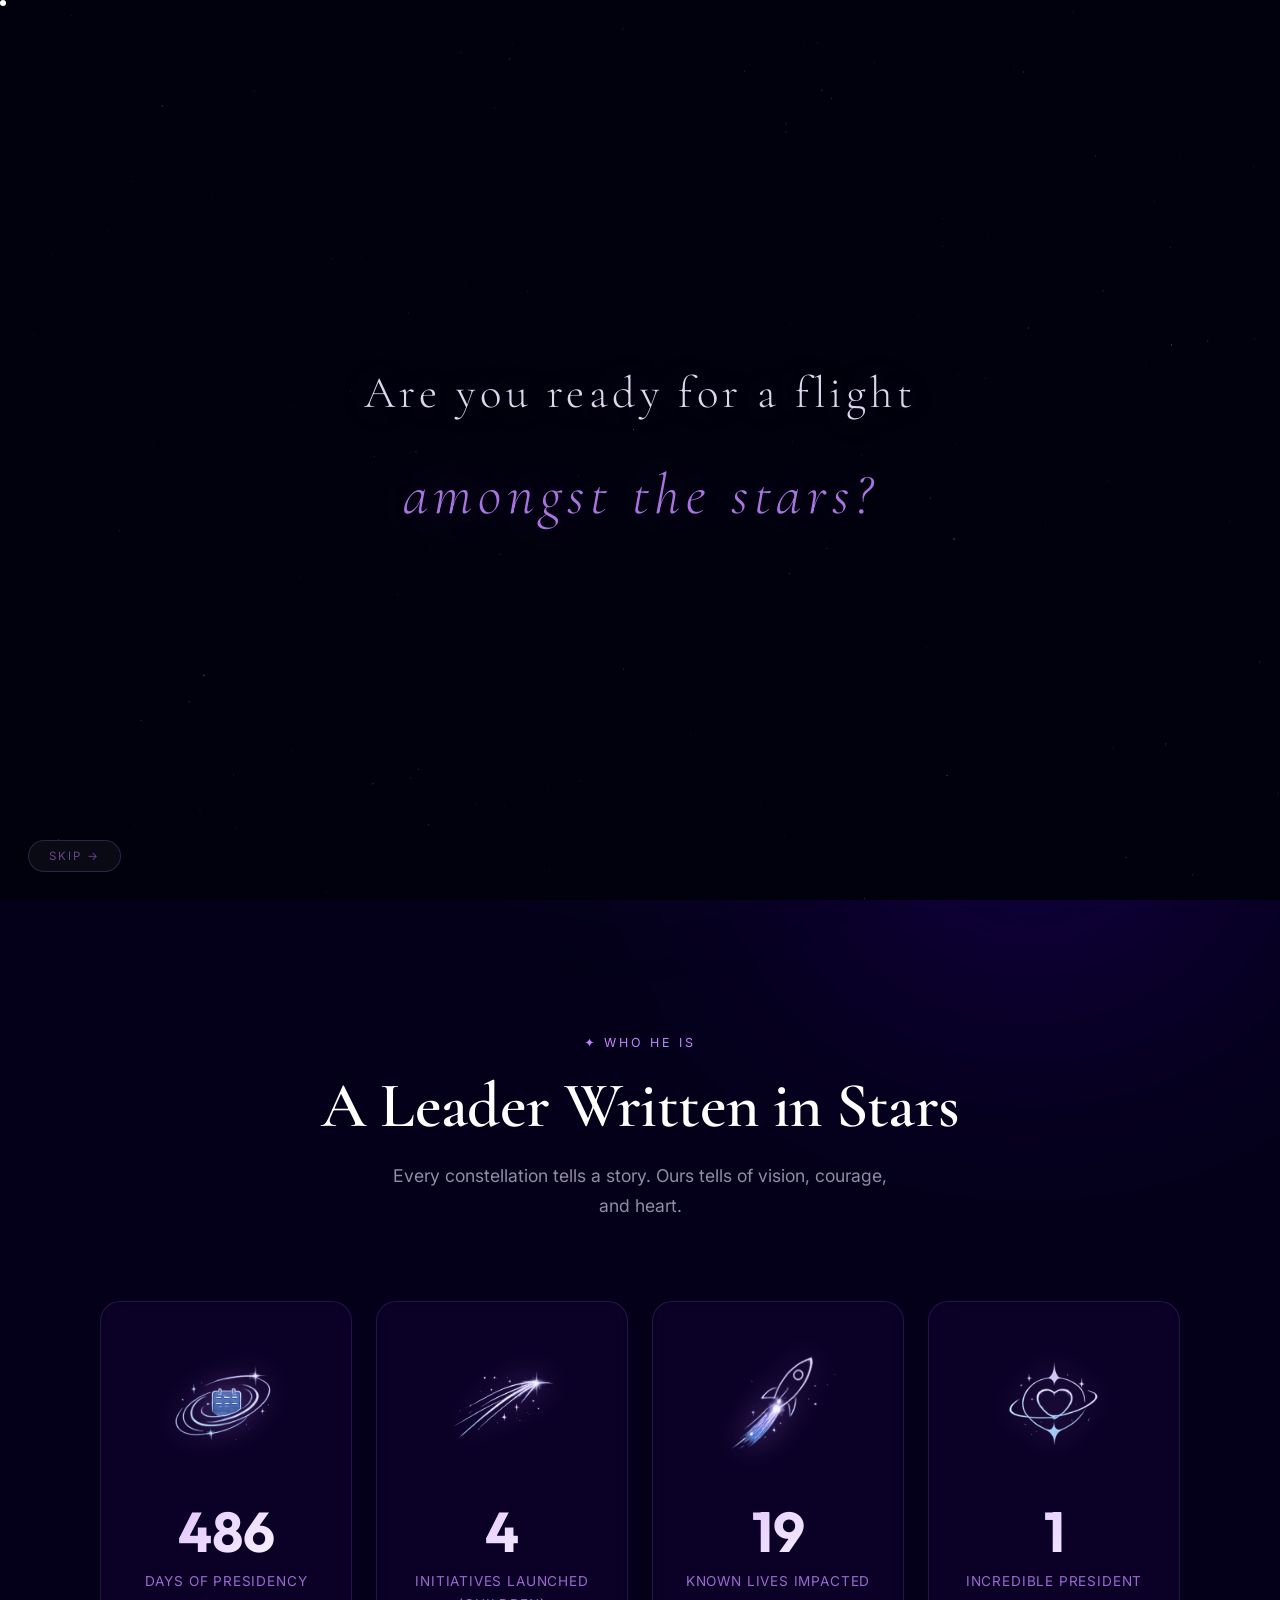
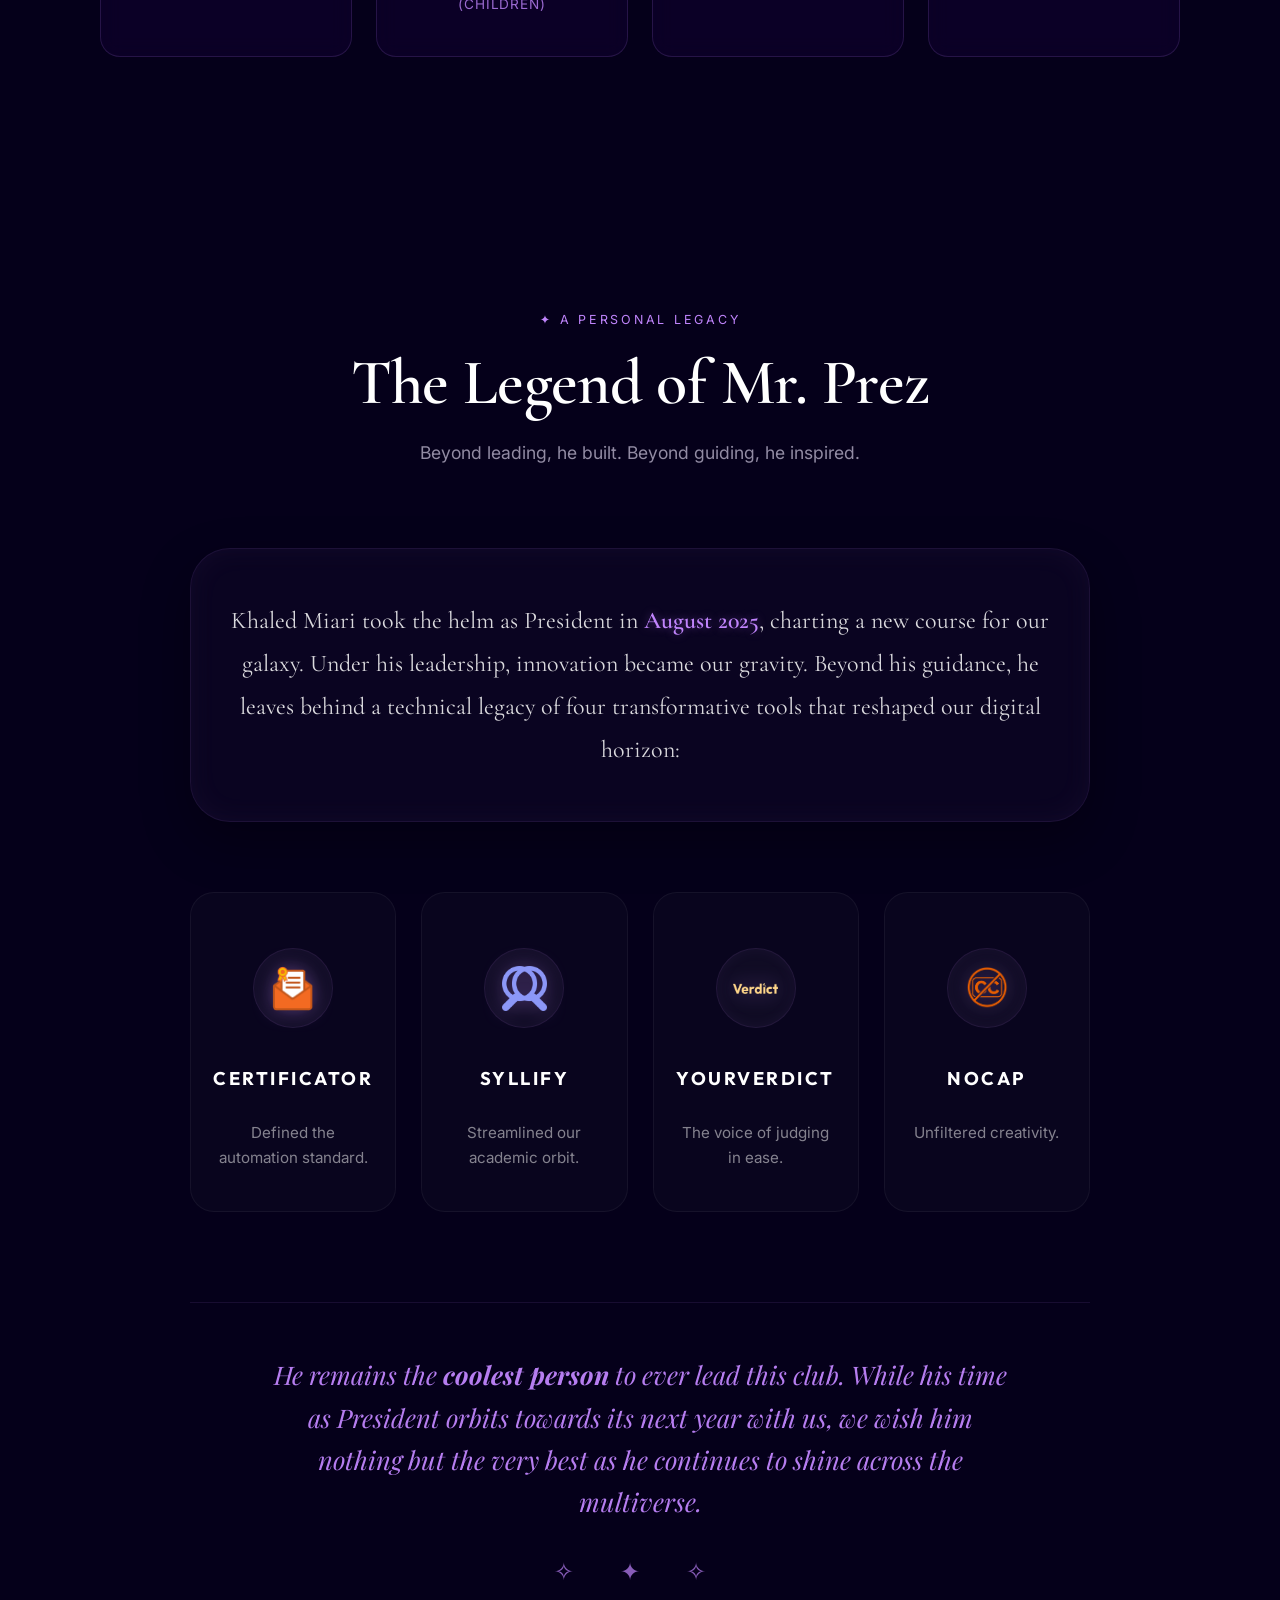
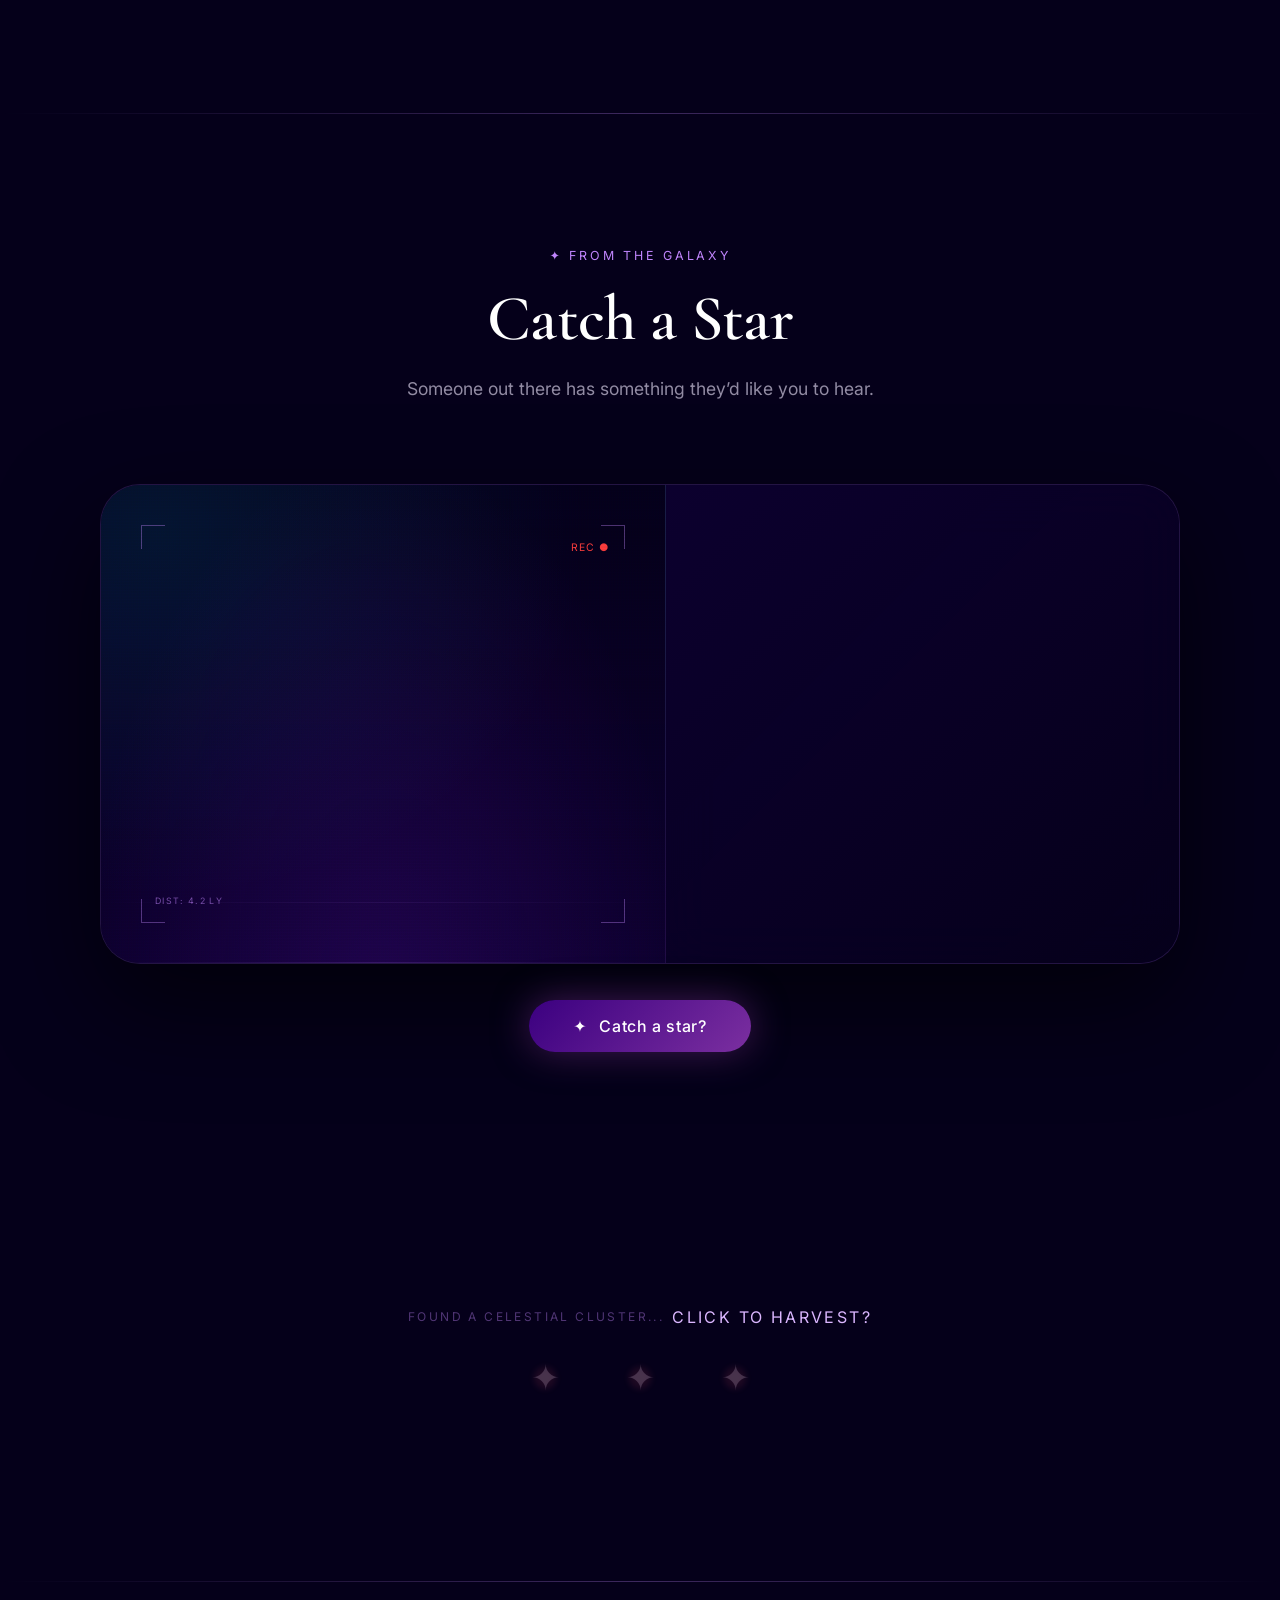
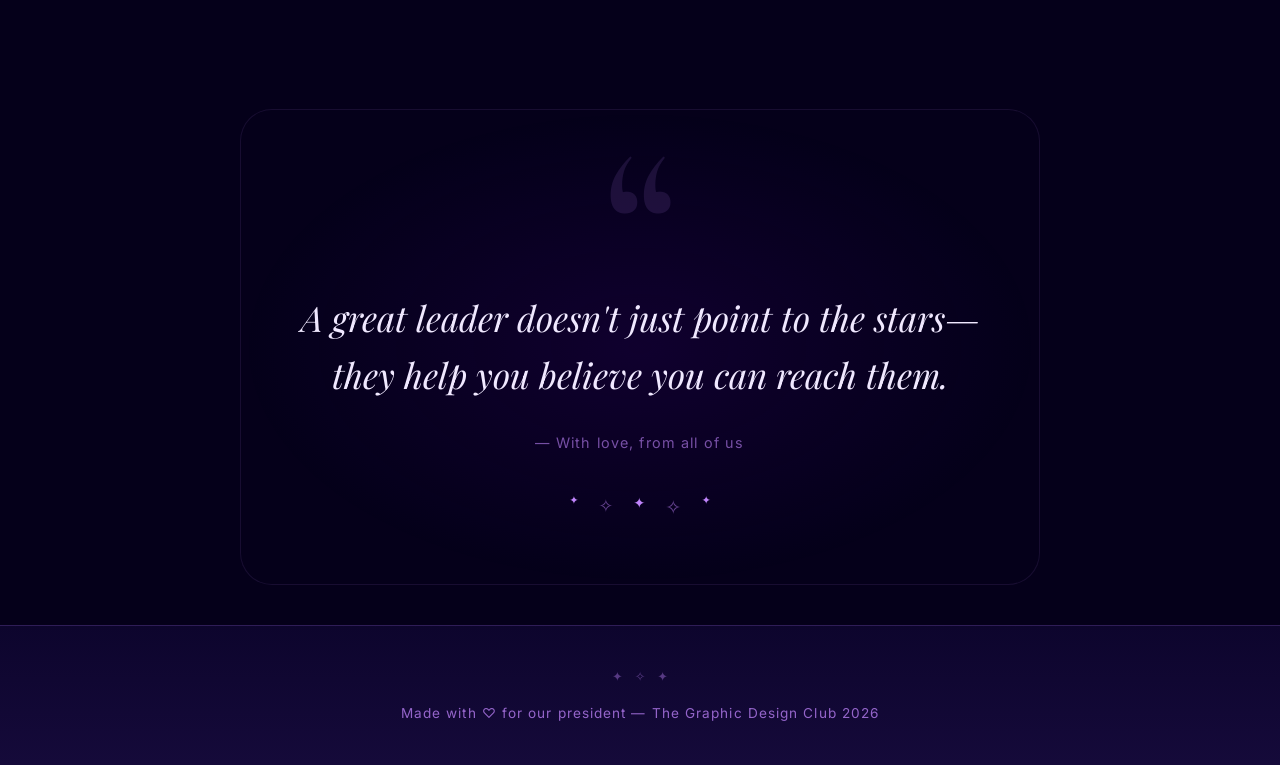
<file: index.html>
<!DOCTYPE html>
<html lang="en">

<head>
  <meta charset="UTF-8" />
  <meta name="viewport" content="width=device-width, initial-scale=1.0" />
  <meta name="description" content="A galaxy of gratitude — a tribute page for our president." />
  <title>For Our President &mdash; Across the Stars</title>

  <!-- Google Fonts -->
  <link rel="preconnect" href="https://fonts.googleapis.com" />
  <link rel="preconnect" href="https://fonts.gstatic.com" crossorigin />
  <link
    href="https://fonts.googleapis.com/css2?family=Cinzel+Decorative:wght@700&family=Cormorant+Garamond:wght@300;400;600;700&family=Inter:wght@300;400;500&family=Outfit:wght@600;700&family=Playfair+Display:ital,wght@1,400;1,700&display=swap"
    rel="stylesheet" />

  <link rel="icon" type="image/png" href="images/logo.png" />
  <link rel="stylesheet" href="css/style.css" />
</head>

<body>
  <!-- ░░ CUSTOM CURSOR ░░ -->
  <div id="cursor-dot"></div>
  <div id="cursor-glow"></div>

  <!-- ░░ CINEMATIC INTRO ░░ -->
  <div id="intro-overlay" aria-modal="true" aria-label="Cinematic intro">
    <canvas id="intro-canvas"></canvas>

    <div class="cinema-bar cb-top"></div>
    <div class="cinema-bar cb-bottom"></div>

    <!-- Phase 1: Invitation text -->
    <div id="intro-p1" class="intro-phase">
      <p class="invite-line" id="il-1">Are you ready for a flight</p>
      <p class="invite-line accent" id="il-2">amongst the stars?</p>
    </div>

    <!-- Phase 2: Warp messages -->
    <div id="intro-p2" class="intro-phase">
      <p class="warp-msg" id="wm-1">Taking you to a world of stars&hellip;</p>
      <p class="warp-msg" id="wm-2">Words may not be enough&hellip;</p>
      <p class="warp-msg" id="wm-3">But we had to try.</p>
      <p class="warp-msg" id="wm-4">For someone who deserves the universe.</p>
    </div>

    <button id="intro-skip" aria-label="Skip intro">Skip &rarr;</button>
  </div>

  <div id="starfield-bg">
    <canvas id="starfield"></canvas>
    <div id="constellation-cat" class="hidden-constellation" aria-hidden="true"></div>
  </div>
  <div id="particles"></div>

  <!-- ░░ NEBULA LAYERS ░░ -->

  <div class="nebula nebula-1"></div>
  <div class="nebula nebula-2"></div>
  <div class="nebula nebula-3"></div>
  <div class="nebula nebula-4"></div>

  <!-- ░░ FLOATING PARTICLES ░░ -->
  <div class="particles" id="particles"></div>

  <!-- ░░ NAVIGATION ░░ -->
  <nav class="navbar" id="navbar">
    <div class="nav-logo">
      <span class="logo-star">✦</span>
      <span class="logo-text">For Our President</span>
    </div>
    <ul class="nav-links" id="nav-links">
      <li><a href="#hero" class="nav-link active">Home</a></li>
      <li><a href="#about" class="nav-link">About</a></li>
      <li><a href="#personal-story" class="nav-link">Story</a></li>
      <li><a href="#messages" class="nav-link cat-pun-toggle" data-normal="Messages" data-pun="Mew-ssages">Messages</a>
      </li>
      <li><a href="#tribute" class="nav-link">Tribute</a></li>
      <li class="meow-toggle-item">
        <button id="meow-toggle" class="meow-btn" aria-label="Toggle celestial cats">
          <span class="meow-icon">✦</span> Meow?
        </button>
      </li>
      <li class="moo-toggle-item">
        <a href="moomoo.html" class="meow-btn moo-btn" aria-label="Go to Moo Moo Terminator">
          <span class="meow-icon">✦</span> Moo?
        </a>
      </li>

    </ul>
    <button class="nav-toggle" id="nav-toggle" aria-label="Toggle navigation">
      <span></span><span></span><span></span>
    </button>
  </nav>

  <!-- ░░ HERO SECTION ░░ -->
  <section class="hero" id="hero">
    <div class="hero-content">
      <p class="hero-eyebrow">
        <span class="eyebrow-line"></span>
        A Universe of Gratitude
        <span class="eyebrow-line"></span>
      </p>

      <h1 class="hero-title">
        For
        <span class="title-highlight">Khaled M<span id="title-i-dot">i</span>ari</span>
        <span class="hero-nickname cat-pun-toggle" data-normal="— Mr Prez —" data-pun="— Mr Purr-ez —">— Mr Prez
          —</span>
      </h1>

      <p class="hero-subtitle">
        Among a galaxy of people, you shone the brightest.<br />
        This space holds our stories, our gratitude, and our love.
      </p>

      <div class="hero-cta">
        <a href="#messages" class="btn btn-primary cat-pun-toggle" id="cta-messages" data-normal="Read Messages"
          data-pun="Read Mew-ssages">
          <span>Read Messages</span>

          <svg viewBox="0 0 24 24" fill="none" stroke="currentColor" stroke-width="2">
            <path d="M5 12h14M12 5l7 7-7 7" />
          </svg>
        </a>
        <a href="#about" class="btn btn-primary cat-pun-toggle" id="cta-main" data-normal="Explore More"
          data-pun="Ex-paw-re More">Explore More</a>
        <a href="#personal-story" class="btn btn-ghost cat-pun-toggle" id="cta-about" data-normal="Personal Story"
          data-pun="Purr-sonal Story">Personal Story</a>
      </div>
    </div>

    <!-- Orbiting rings decoration -->
    <div class="orbital-rings" aria-hidden="true">
      <div class="ring ring-1"></div>
      <div class="ring ring-2"></div>
      <div class="ring ring-3"></div>
      <div class="ring-center">
        <div class="ring-glow"></div>
      </div>
    </div>

    <img src="assets/cats/celestial-reaching.png" alt="" class="space-cat cat-blend cat-reaching" id="cat-reaching"
      aria-hidden="true" />
    <img src="assets/cats/celestial-reaching.png" alt="" class="space-cat cat-blend cat-reaching-mirror"
      id="cat-reaching-mirror" aria-hidden="true" />

    <div class="meowteor-bubble" aria-hidden="true">
      <img src="images/paw-white.png" alt="" class="meowteor-cat" />
    </div>
  </section>


  <!-- ░░ ABOUT SECTION ░░ -->
  <section class="about-section" id="about">
    <div class="section-container">
      <div class="section-header">
        <span class="section-tag">✦ Who He Is</span>
        <h2 class="section-title">A Leader Written in Stars</h2>
        <p class="section-subtitle">
          Every constellation tells a story. Ours tells of vision, courage, and heart.
        </p>
      </div>

      <div class="stats-grid">
        <div class="stat-card" id="stat-1">
          <div class="stat-icon">
            <img src="images/calender.png" alt="Calendar Icon" />
          </div>
          <div class="stat-number" data-target="100">0</div>
          <div class="stat-label">Days of Presidency</div>
        </div>
        <div class="stat-card" id="stat-2">
          <div class="stat-icon">
            <img src="images/initiative.png" alt="Initiative Icon" />
          </div>
          <div class="stat-number" data-target="4">0</div>
          <div class="stat-label">Initiatives Launched (Children)</div>
        </div>
        <div class="stat-card" id="stat-3">
          <div class="stat-icon">
            <img src="images/rocket.png" alt="Rocket Icon" />
          </div>
          <div class="stat-number" data-target="20">0</div>
          <div class="stat-label">Known Lives Impacted</div>
        </div>
        <div class="stat-card" id="stat-4">
          <div class="stat-icon">
            <img src="images/heart.png" alt="Heart Icon" />
          </div>
          <div class="stat-number" data-target="1">0</div>
          <div class="stat-label">Incredible President</div>
        </div>
      </div>
    </div>
  </section>

  <!-- ░░ PERSONAL STORY SECTION ░░ -->
  <section class="story-section" id="personal-story">
    <div class="section-container">
      <div class="reveal">
        <div class="section-header">
          <span class="section-tag cat-pun-toggle" data-normal="✦ A Personal Legacy" data-pun="✦ A Purr-sonal Legacy">✦
            A Personal Legacy</span>
          <h2 class="section-title cat-pun-toggle" data-normal="The Legend of Mr. Prez"
            data-pun="The Legend of Mr. Purr-ez">The Legend of Mr. Prez</h2>
          <p class="section-subtitle">
            Beyond leading, he built. Beyond guiding, he inspired.
          </p>
        </div>

        <div class="story-content">
          <div class="story-text-card">
            <p>
              Khaled Miari took the helm as President in <strong>August 2025</strong>, charting a new course for our
              galaxy.
              Under his leadership, innovation became our gravity. Beyond his guidance, he leaves behind a technical
              legacy of
              four transformative tools that reshaped our digital horizon:
            </p>
          </div>

          <div class="tool-grid">
            <div class="tool-card">
              <div class="tool-glow"></div>
              <div class="tool-icon">
                <img src="images/certificator.png" alt="Certificator Logo" class="tool-img" />
              </div>
              <h3>Certificator</h3>
              <p>Defined the automation standard.</p>
            </div>
            <div class="tool-card">
              <div class="tool-glow"></div>
              <div class="tool-icon">
                <img src="images/syllify_logo.png" alt="Syllify Logo" class="tool-img" />
              </div>
              <h3>Syllify</h3>
              <p>Streamlined our academic orbit.</p>
            </div>

            <div class="tool-card">
              <div class="tool-glow"></div>
              <div class="tool-icon">
                <img src="images/verdict_logo.png" alt="YourVerdict Logo" class="tool-img" />
              </div>
              <h3>YourVerdict</h3>
              <p>The voice of judging in ease.</p>
            </div>
            <div class="tool-card">
              <div class="tool-glow"></div>
              <div class="tool-icon">
                <img src="images/nocap_logo.png" alt="NoCap Logo" class="tool-img" />
              </div>
              <h3>NoCap</h3>
              <p>Unfiltered creativity.</p>
            </div>

          </div>

          <div class="story-outro">
            <p>
              He remains the <strong>coolest person</strong> to ever lead this club. While his time as President orbits
              towards its
              next year with us, we wish him nothing but the very best as he continues to shine across the multiverse.
            </p>
            <div class="wishing-stars">✧ ✦ ✧</div>
          </div>
        </div>
      </div>
    </div>
  </section>

  <!-- ░░ MESSAGES SECTION ░░ -->

  <section class="messages-section" id="messages">
    <div class="section-container">

      <div class="section-header">
        <span class="section-tag">✦ From the Galaxy</span>
        <h2 class="section-title">Catch a Star</h2>
        <p class="section-subtitle">
          Someone out there has something they&rsquo;d like you to hear.
        </p>
      </div>

      <!-- ── STAR CATCHER ── -->
      <div class="star-catcher" id="star-catcher">

        <div class="catcher-main">
          <!-- Sky stage: comets fall through here -->
          <div class="sky-stage" id="sky-stage">
            <div class="sky-grid-line sl-1"></div>
            <div class="sky-grid-line sl-2"></div>
            <div class="impact-glow" id="impact-glow"></div>
            <div class="viewfinder-ui" aria-hidden="true">
              <div class="vf-corner vfc-1"></div>
              <div class="vf-corner vfc-2"></div>
              <div class="vf-corner vfc-3"></div>
              <div class="vf-corner vfc-4"></div>
              <div class="vf-rec">REC ●</div>
              <div class="vf-data">DIST: 4.2 LY</div>
            </div>
          </div>

          <!-- Message appears here after catching -->
          <div class="caught-display" id="caught-display">
            <div class="caught-card" id="caught-card" aria-live="polite">
              <span class="caught-deco" aria-hidden="true">✦</span>
              <div class="caught-text" id="caught-text"></div>
              <span class="caught-from">— Anonymous &nbsp;✧</span>
            </div>
          </div>
        </div>

        <!-- Controls -->
        <div class="catcher-controls">
          <button class="catch-btn" id="catch-btn">
            <span class="catch-star-icon" id="catch-star-icon" aria-hidden="true">✦</span>
            <span id="catch-label">Catch a star?</span>
          </button>
          <p class="catch-progress" id="catch-progress"></p>
        </div>

      </div>
    </div>
  </section>

  <!-- ░░ STRAWBERRY DISCOVERY ░░ -->
  <section class="strawberry-section" id="strawberry-discovery">
    <div class="section-container">
      <div class="strawberry-reveal" id="strawberry-reveal" aria-label="Secret message reveal">
        <p class="sb-hint">Found a celestial cluster... <span>Click to Harvest?</span></p>
        <div class="sb-dots">
          <button class="sb-dot" data-index="0" aria-label="Reveal first word">✦</button>
          <button class="sb-dot" data-index="1" aria-label="Reveal second word">✦</button>
          <button class="sb-dot" data-index="2" aria-label="Reveal third word">✦</button>
        </div>
        <div class="sb-message" id="sb-message"></div>
      </div>
    </div>
  </section>

  <!-- ░░ TRIBUTE SECTION ░░ -->
  <section class="tribute-section" id="tribute">
    <div class="section-container">
      <div class="tribute-inner">
        <div class="tribute-quote-mark">&ldquo;</div>
        <blockquote class="tribute-quote">
          A great leader doesn&apos;t just point to the stars&mdash;<br />
          they help you believe you can reach them.
        </blockquote>
        <p class="tribute-attribution">— With love, from all of us</p>

        <div class="tribute-stars" aria-hidden="true">
          <span class="ts ts-1">✦</span>
          <span class="ts ts-2">✧</span>
          <span class="ts ts-3">✦</span>
          <span class="ts ts-4">✧</span>
          <span class="ts ts-5">✦</span>
        </div>
      </div>
    </div>
  </section>

  <!-- ░░ FOOTER ░░ -->
  <footer class="site-footer">
    <div class="footer-stars" aria-hidden="true">
      <span>✦</span><span>✧</span><span>✦</span>
    </div>
    <p class="footer-text">Made with ♡ for our president &mdash; The Graphic Design Club 2026</p>
  </footer>

  <!-- ░░ SPACE CATS ░░ -->
  <img src="assets/cats/hello-peek.gif" alt="" class="space-cat cat-peeker" id="cat-peeker" aria-hidden="true" />

  <audio id="meow-sfx" src="assets/cats/squeaker.mpeg" preload="auto"></audio>
  <script src="js/script.js"></script>
</body>
</html>
</file>
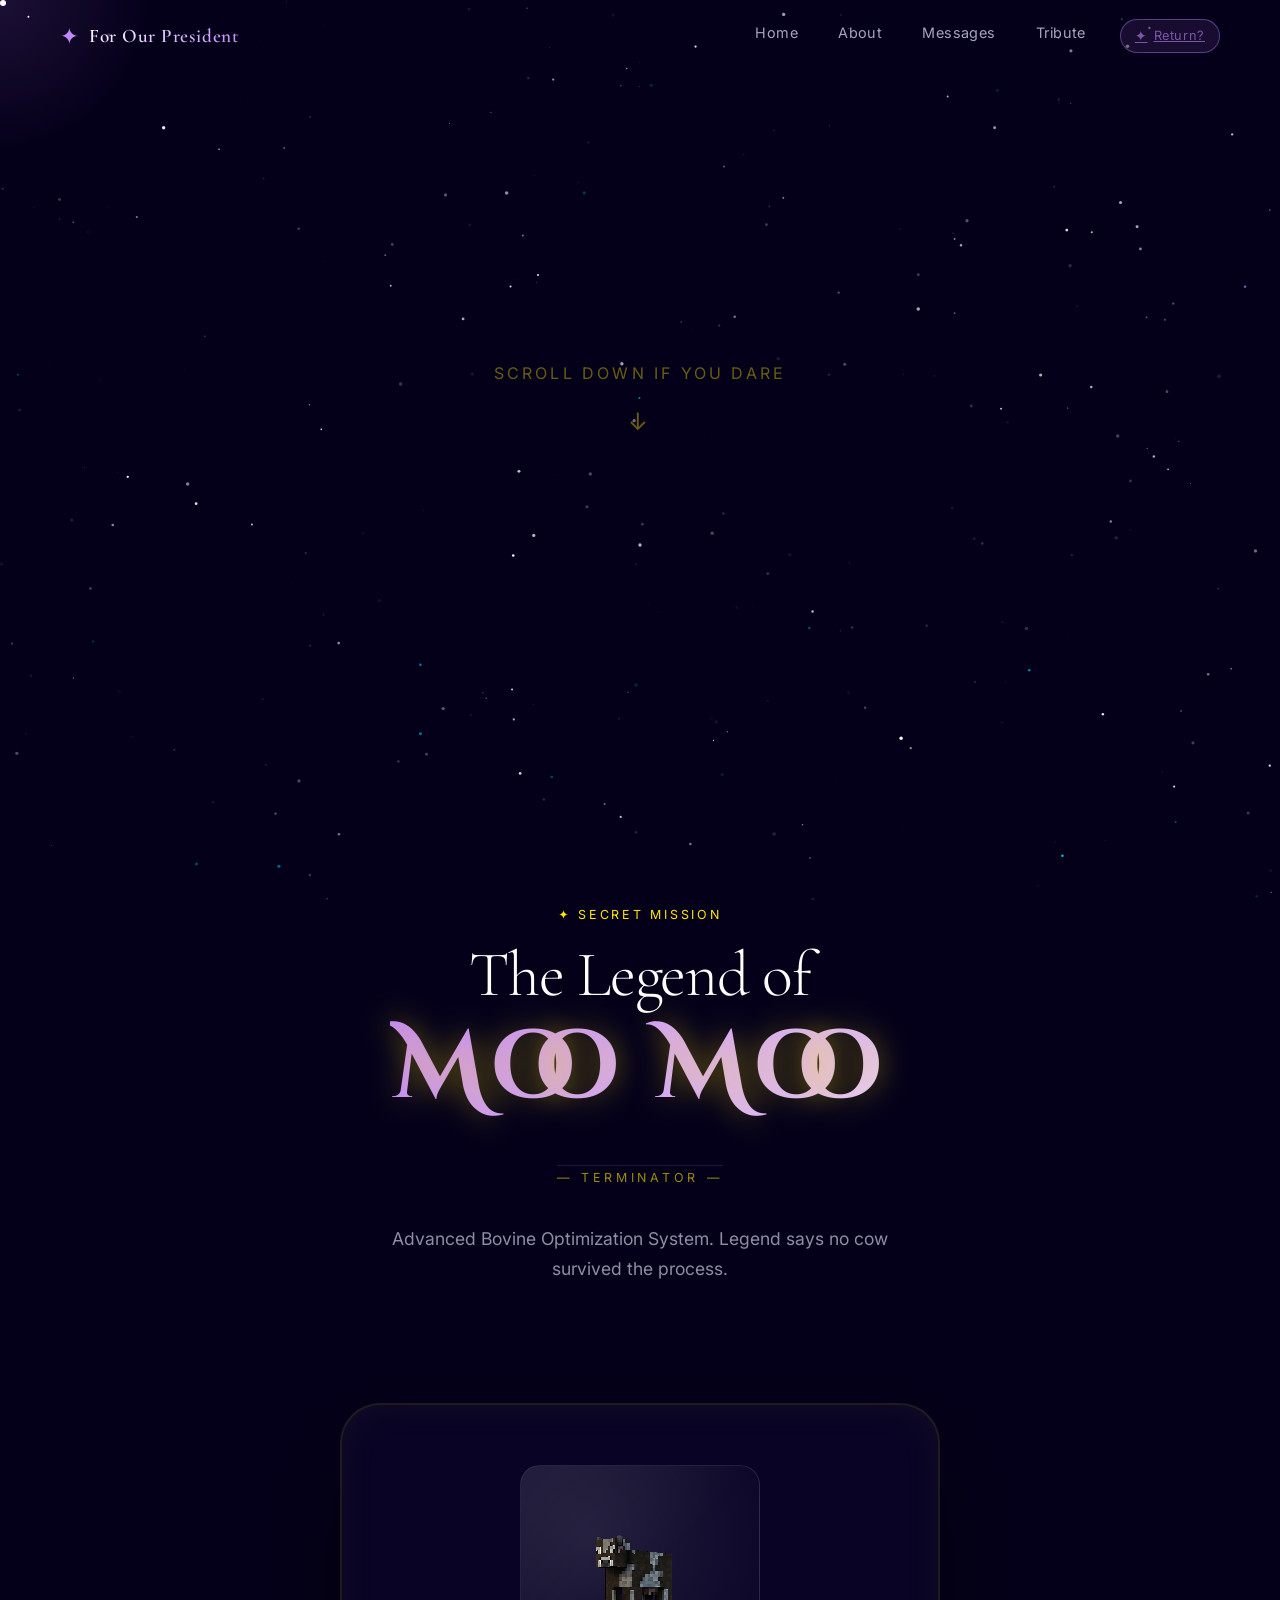
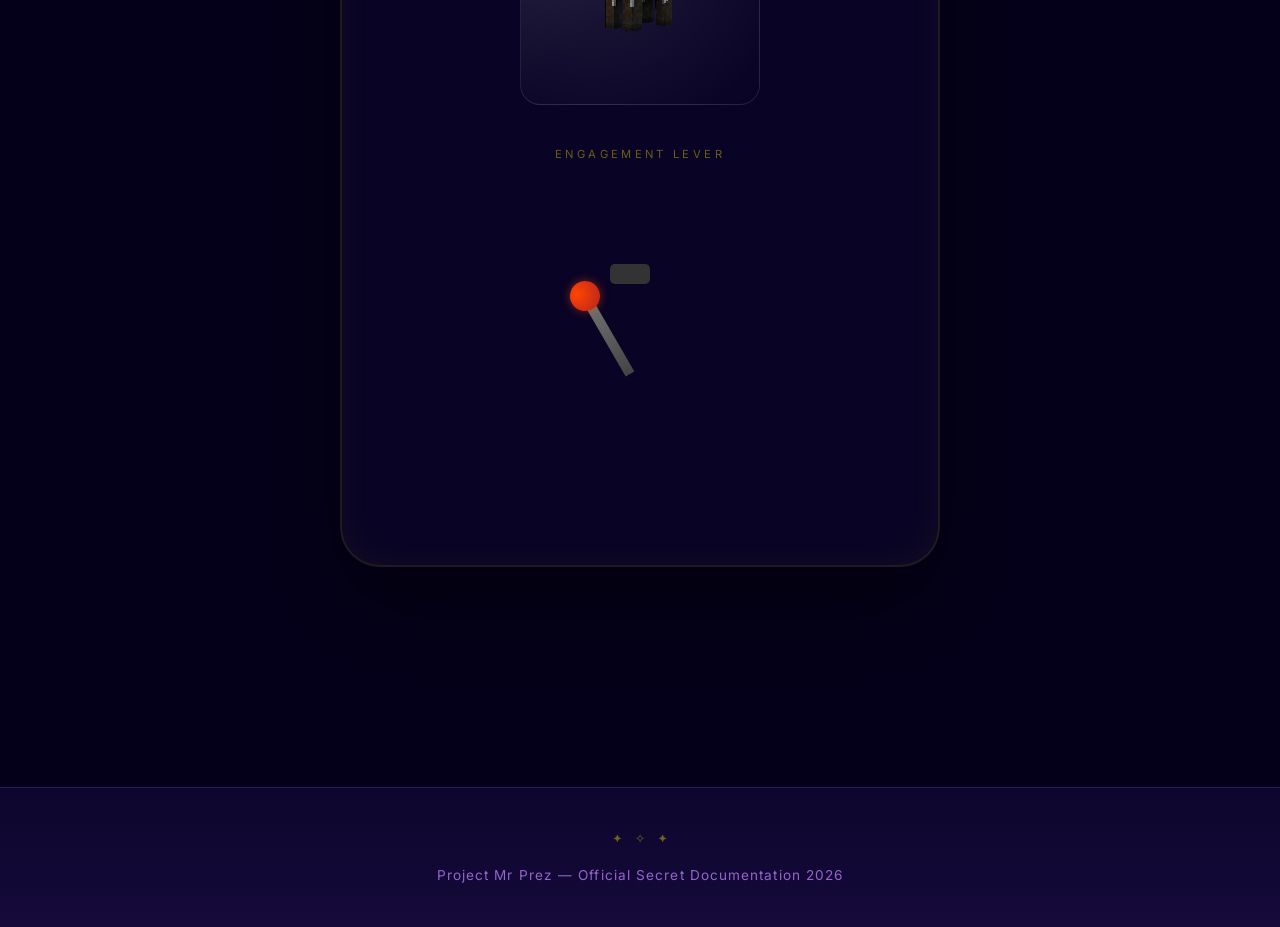
<file: moomoo.html>
<!DOCTYPE html>
<html lang="en">

<head>
    <meta charset="UTF-8" />
    <meta name="viewport" content="width=device-width, initial-scale=1.0" />
    <meta name="description" content="Secret Research: The Moo Moo Terminator." />
    <title>Moo Moo Terminator &mdash; Bovine Research Lab</title>

    <!-- Google Fonts -->
    <link rel="preconnect" href="https://fonts.googleapis.com" />
    <link rel="preconnect" href="https://fonts.gstatic.com" crossorigin />
    <link
        href="https://fonts.googleapis.com/css2?family=Cinzel+Decorative:wght@700&family=Cormorant+Garamond:wght@300;400;600;700&family=Inter:wght@300;400;500&family=Outfit:wght@600;700&family=Playfair+Display:ital,wght@1,400;1,700&display=swap"
        rel="stylesheet" />

    <link rel="icon" type="image/png" href="images/logo.png" />
    <link rel="stylesheet" href="css/style.css" />
</head>

<body class="moomoo-body">
    <!-- ░░ CUSTOM CURSOR ░░ -->
    <div id="cursor-dot"></div>
    <div id="cursor-glow"></div>

    <div id="starfield-bg">
        <canvas id="starfield"></canvas>
    </div>
    <div id="particles"></div>

    <!-- ░░ NAVIGATION ░░ -->
    <nav class="navbar" id="navbar">
        <div class="nav-logo">
            <span class="logo-star">✦</span>
            <span class="logo-text">For Our President</span>
        </div>
        <ul class="nav-links" id="nav-links">
            <li><a href="index.html#hero" class="nav-link">Home</a></li>
            <li><a href="index.html#about" class="nav-link">About</a></li>
            <li><a href="index.html#messages" class="nav-link">Messages</a></li>
            <li><a href="index.html#tribute" class="nav-link">Tribute</a></li>
            <li class="moo-toggle-item">
                <a href="index.html" class="meow-btn" style="border-color: rgba(192, 132, 252, 0.4);">
                    <span class="meow-icon">✦</span> Return?
                </a>
            </li>
        </ul>
        <button class="nav-toggle" id="nav-toggle" aria-label="Toggle navigation">
            <span></span><span></span><span></span>
        </button>
    </nav>

    <!-- ░░ MOO MOO TERMINATOR CONTENT ░░ -->
    <main class="moomoo-page">
        <div class="scroll-prompt">
            Scroll down if you dare
        </div>
        
        <div class="section-header">
            <span class="section-tag" style="color: #ffe600; border-color: rgba(255, 230, 0, 0.3);">✦ Secret Mission</span>
            <h1 class="hero-title" style="font-size: clamp(2.2rem, 8vw, 4rem);">
                The Legend of 
                <span class="title-highlight" style="font-size: clamp(3rem, 12vw, 6rem); color: #ffe600; text-shadow: 0 0 30px rgba(255, 230, 0, 0.4);">Moo Moo</span>
                <span class="hero-nickname" style="color: rgba(255, 230, 0, 0.6);">— Terminator —</span>
            </h1>
            <p class="section-subtitle">Advanced Bovine Optimization System. Legend says no cow survived the process.</p>
        </div>

        <div class="terminator-chamber" id="terminator-chamber">
            <div class="chamber-glass">
                <img src="images/moo.png" alt="Minecraft Cow" class="chamber-img" id="chamber-img" />
            </div>

            <div class="lever-outer">
                <p style="font-size: 0.7rem; color: rgba(255, 230, 0, 0.4); margin-bottom: 20px; letter-spacing: 0.3em; text-transform: uppercase;">Engagement Lever</p>
                <div class="lever-container" id="terminator-lever">
                    <div class="lever-base"></div>
                    <div class="lever-handle"></div>
                </div>
            </div>
            
            <div id="nom-container" style="margin-top: 30px; height: 50px;">
                <button id="nom-btn" class="meow-btn btn" style="display: none; border-color: #ffe600; color: #ffe600; background: rgba(255, 230, 0, 0.05); cursor: pointer; padding: 10px 25px;">
                    🍴 Nom Nom?
                </button>
            </div>

            <p id="processing-status" style="margin-top: 20px; font-family: 'Inter', sans-serif; font-size: 0.85rem; color: rgba(255,255,255,0.4); min-height: 1.5em;"></p>
        </div>
    </main>

    <!-- ░░ MINECRAFT ACHIEVEMENT ░░ -->
    <div class="minecraft-toast" id="achievement-toast">
        <div class="toast-icon">
            <img src="images/beef.webp" alt="" width="32" height="32" />
        </div>
        <div class="toast-content">
            <h4>Achievement Unlocked!</h4>
            <p>The Terminator</p>
        </div>
    </div>

    <!-- ░░ FOOTER ░░ -->
    <footer class="site-footer">
        <div class="footer-stars" aria-hidden="true">
            <span style="color: #ffe600;">✦</span><span style="color: #ffe600;">✧</span><span style="color: #ffe600;">✦</span>
        </div>
        <p class="footer-text">Project Mr Prez &mdash; Official Secret Documentation 2026</p>
    </footer>

    <script src="js/script.js"></script>
    <script>
        // ── MOO MOO TERMINATOR LOGIC ──
        (function() {
            const lever = document.getElementById('terminator-lever');
            const chamber = document.getElementById('terminator-chamber');
            const img = document.getElementById('chamber-img');
            const status = document.getElementById('processing-status');
            const toast = document.getElementById('achievement-toast');
            const nomBtn = document.getElementById('nom-btn');
            
            let processing = false;

            // Audio setup
            const ding = new Audio('https://www.myinstants.com/media/sounds/level-up-minecraft.mp3');
            const sizzle = new Audio('https://www.myinstants.com/media/sounds/minecraft-fire-burning.mp3');

            nomBtn.addEventListener('click', () => {
                if (typeof window.spawnSparkles === 'function') {
                    window.spawnSparkles(40);
                }
                nomBtn.style.display = 'none';
                status.textContent = "Delicious. Chamber disinfecting...";
                
                setTimeout(() => {
                    img.style.opacity = '0';
                    setTimeout(() => {
                        img.src = 'images/moo.png';
                        img.style.opacity = '1';
                        status.textContent = "Ready for next subject.";
                        lever.classList.remove('pulled');
                        processing = false;
                    }, 500);
                }, 1500);
            });

            lever.addEventListener('click', () => {
                if (processing) return;
                processing = true;

                // Pull lever
                lever.classList.add('pulled');
                chamber.classList.add('processing');
                status.textContent = "Commencing Optimization...";
                
                // Switch to Fire
                setTimeout(() => {
                    img.style.opacity = '0';
                    setTimeout(() => {
                        img.src = 'images/fire.gif';
                        img.style.opacity = '1';
                        sizzle.play().catch(() => {});
                    }, 300);
                }, 400);

                // Wait 5 seconds
                setTimeout(() => {
                    sizzle.pause();
                    sizzle.currentTime = 0;
                    
                    img.style.opacity = '0';
                    setTimeout(() => {
                        // Switch to Cooked Beef
                        img.src = 'images/beef.webp';
                        img.style.opacity = '1';
                        chamber.classList.remove('processing');
                        status.textContent = "Process Complete. Result: 100% Efficiency.";
                        
                        // Show Nom Nom button
                        nomBtn.style.display = 'inline-block';
                        
                        // Show Achievement
                        toast.classList.add('show');
                        ding.play().catch(() => {});

                        setTimeout(() => {
                            toast.classList.remove('show');
                        }, 4000);
                    }, 300);
                }, 5400); // 400ms + 5000ms
            });
        })();
    </script>
</body>

</html>
</file>
<file: css/style.css>
/* ============================================================
   PROJECT MR PREZ — Galaxy Theme
   Color Palette inspired by deep space photography:
   Deep Space     #05001a
   Cosmic Indigo  #0d0030
   Royal Purple   #3b0080
   Nebula Violet  #7b2fa0
   Star Lavender  #c084fc
   Stardust White #f0e8ff
   ============================================================ */

/* ── RESET & BASE ─────────────────────────────────────────── */
*,
*::before,
*::after {
  margin: 0;
  padding: 0;
  box-sizing: border-box;
}

:root {
  --deep-space: #05001a;
  --cosmic-indigo: #0d0030;
  --royal-purple: #3b0080;
  --nebula-violet: #7b2fa0;
  --star-lavender: #c084fc;
  --pale-lilac: #dbb6ff;
  --stardust: #f0e8ff;
  --white: #ffffff;
  --blue-nebula: #1a006e;
  --cosmic-blue: #2d0096;
  --electric-blue: #00d2ff;

  --font-display: 'Cormorant Garamond', Georgia, serif;
  --font-script: 'Cinzel Decorative', serif;
  --font-body: 'Inter', system-ui, sans-serif;
  --font-italic: 'Playfair Display', Georgia, serif;

  --nav-h: 72px;
  --section-pad: clamp(80px, 10vw, 140px);
  --radius-card: 20px;
  --transition: 0.35s cubic-bezier(0.4, 0, 0.2, 1);
}

html {
  scroll-behavior: smooth;
  font-size: 16px;
}

body {
  background-color: var(--deep-space);
  color: var(--stardust);
  font-family: var(--font-body);
  line-height: 1.7;
  overflow-x: hidden;
}

/* Page transitions */
body.fade-in {
  animation: pageFadeIn 1s cubic-bezier(0.25, 1, 0.5, 1) forwards;
}

body.fade-out {
  animation: pageFadeOut 0.8s cubic-bezier(0.25, 1, 0.5, 1) forwards;
}

@keyframes pageFadeIn {
  from { opacity: 0; transform: scale(0.98); filter: blur(8px); }
  to { opacity: 1; transform: scale(1); filter: blur(0); }
}

@keyframes pageFadeOut {
  from { opacity: 1; transform: scale(1); filter: blur(0); }
  to { opacity: 0; transform: scale(1.02); filter: blur(10px); }
}

/* ── SCROLLBAR ────────────────────────────────────────────── */
::-webkit-scrollbar {
  width: 6px;
}

::-webkit-scrollbar-track {
  background: var(--deep-space);
}

::-webkit-scrollbar-thumb {
  background: var(--nebula-violet);
  border-radius: 99px;
}

/* ── STARFIELD CANVAS ─────────────────────────────────────── */
#starfield {
  position: fixed;
  inset: 0;
  z-index: 0;
  pointer-events: none;
}

/* ── NEBULA LAYERS ────────────────────────────────────────── */
.nebula {
  position: fixed;
  border-radius: 50%;
  filter: blur(90px);
  pointer-events: none;
  z-index: 0;
  animation: nebulaFloat 18s ease-in-out infinite alternate;
}

.nebula-1 {
  width: 700px;
  height: 700px;
  background: radial-gradient(circle, rgba(91, 18, 172, 0.45) 0%, transparent 70%);
  top: -200px;
  left: -200px;
  animation-delay: 0s;
}

.nebula-2 {
  width: 900px;
  height: 600px;
  background: radial-gradient(circle, rgba(45, 0, 150, 0.35) 0%, transparent 70%);
  bottom: -200px;
  right: -200px;
  animation-delay: -6s;
}

.nebula-3 {
  width: 500px;
  height: 500px;
  background: radial-gradient(circle, rgba(140, 60, 200, 0.28) 0%, transparent 70%);
  top: 40%;
  left: 50%;
  transform: translateX(-50%);
  animation-delay: -12s;
}

.nebula-4 {
  width: 800px;
  height: 800px;
  background: radial-gradient(circle, rgba(0, 210, 255, 0.22) 0%, transparent 70%);
  top: -100px;
  right: -250px;
  animation-delay: -3s;
  filter: blur(120px);
}

@keyframes nebulaFloat {
  from {
    transform: scale(1) translate(0, 0);
  }

  to {
    transform: scale(1.12) translate(30px, -30px);
  }
}

/* ── PARTICLES ────────────────────────────────────────────── */
.particles {
  position: fixed;
  inset: 0;
  z-index: 0;
  pointer-events: none;
  overflow: hidden;
}

.particle {
  position: absolute;
  border-radius: 50%;
  background: var(--star-lavender);
  animation: particleRise linear infinite;
  opacity: 0;
}

@keyframes particleRise {
  0% {
    transform: translateY(0) scale(1);
    opacity: 0;
  }

  10% {
    opacity: 0.8;
  }

  90% {
    opacity: 0.4;
  }

  100% {
    transform: translateY(-100vh) scale(0.3);
    opacity: 0;
  }
}

/* ── NAVIGATION ───────────────────────────────────────────── */
.navbar {
  position: fixed;
  top: 0;
  left: 0;
  right: 0;
  z-index: 100;
  height: var(--nav-h);
  display: flex;
  align-items: center;
  justify-content: space-between;
  padding: 0 clamp(20px, 5vw, 60px);
  transition: background var(--transition), backdrop-filter var(--transition),
    box-shadow var(--transition);
}

.navbar.scrolled {
  background: rgba(26, 11, 69, 0.85);
  backdrop-filter: blur(20px);
  box-shadow: 0 1px 0 rgba(192, 132, 252, 0.15);
}

.nav-logo {
  display: flex;
  align-items: center;
  gap: 10px;
  text-decoration: none;
  color: var(--white);
}

.logo-star {
  font-size: 1.4rem;
  color: var(--star-lavender);
  animation: logoPulse 3s ease-in-out infinite;
}

@keyframes logoPulse {

  0%,
  100% {
    opacity: 1;
    transform: scale(1);
  }

  50% {
    opacity: 0.6;
    transform: scale(0.85);
  }
}

.logo-text {
  font-family: var(--font-display);
  font-size: 1.2rem;
  font-weight: 600;
  letter-spacing: 0.04em;
  background: linear-gradient(135deg, var(--white) 0%, var(--star-lavender) 100%);
  -webkit-background-clip: text;
  -webkit-text-fill-color: transparent;
  background-clip: text;
}

.nav-links {
  display: flex;
  list-style: none;
  gap: 8px;
}

.nav-link {
  color: rgba(240, 232, 255, 0.7);
  text-decoration: none;
  font-size: 0.9rem;
  font-weight: 400;
  padding: 8px 16px;
  border-radius: 99px;
  transition: color var(--transition), background var(--transition);
  letter-spacing: 0.03em;
}

.nav-link:hover,
.nav-link.active {
  color: var(--white);
  background: rgba(192, 132, 252, 0.15);
}

/* ── MEOW TOGGLE ────────────────────────────────────────── */
.meow-toggle-item,
.moo-toggle-item {
  display: flex;
  align-items: center;
  margin-left: 10px;
}

.meow-btn {
  appearance: none;
  background: rgba(192, 132, 252, 0.1);
  border: 1px solid rgba(192, 132, 252, 0.2);
  color: rgba(192, 132, 252, 0.6);
  height: 34px;
  padding: 0 14px;
  margin: 0;
  border-radius: 99px;
  font-family: var(--font-body);
  font-size: 0.8rem;
  line-height: 1;
  letter-spacing: 0.05em;
  cursor: pointer;
  transition: all var(--transition);
  display: flex;
  align-items: center;
  justify-content: center;
  gap: 6px;
  box-sizing: border-box;
}

.meow-btn:hover {
  background: rgba(192, 132, 252, 0.2);
  border-color: rgba(192, 132, 252, 0.4);
  color: var(--white);
}

.meow-btn.active {
  background: rgba(192, 132, 252, 0.25);
  border-color: rgba(192, 132, 252, 0.6);
  color: var(--white);
  box-shadow: 0 0 15px rgba(192, 132, 252, 0.3);
}

.meow-icon {
  font-size: 0.9rem;
  transition: transform 0.4s ease;
}

.meow-btn.active .meow-icon {
  transform: rotate(180deg) scale(1.2);
  color: var(--star-lavender);
}

.nav-toggle {
  display: none;
  flex-direction: column;
  gap: 5px;
  background: none;
  border: none;
  cursor: pointer;
  padding: 6px;
}

.nav-toggle span {
  display: block;
  width: 24px;
  height: 2px;
  background: var(--stardust);
  border-radius: 2px;
  transition: var(--transition);
}

/* ── HERO SECTION ─────────────────────────────────────────── */
.hero {
  position: relative;
  z-index: 1;
  min-height: 100vh;
  display: flex;
  align-items: center;
  justify-content: center;
  padding: var(--nav-h) clamp(20px, 8vw, 120px) 60px;
  overflow: hidden;
}

.hero-content {
  position: relative;
  z-index: 2;
  text-align: center;
  max-width: 820px;
  animation: heroReveal 1.2s ease both;
}

@keyframes heroReveal {
  from {
    opacity: 0;
    transform: translateY(40px);
  }

  to {
    opacity: 1;
    transform: translateY(0);
  }
}

.hero-eyebrow {
  display: flex;
  align-items: center;
  justify-content: center;
  gap: 16px;
  font-size: 0.8rem;
  letter-spacing: 0.25em;
  text-transform: uppercase;
  color: var(--star-lavender);
  margin-bottom: 24px;
  animation: heroReveal 1.2s 0.15s ease both;
}

.eyebrow-line {
  display: inline-block;
  width: 48px;
  height: 1px;
  background: linear-gradient(90deg, transparent, var(--star-lavender));
}

.eyebrow-line:last-child {
  background: linear-gradient(90deg, var(--star-lavender), transparent);
}

.hero-title {
  font-family: var(--font-display);
  font-size: clamp(3.5rem, 9vw, 8rem);
  font-weight: 300;
  line-height: 1.05;
  letter-spacing: -0.02em;
  color: var(--white);
  margin-bottom: 28px;
  animation: heroReveal 1.2s 0.25s ease both;
}

.title-highlight {
  display: block;
  font-family: var(--font-script);
  font-style: normal;
  font-weight: 700;
  font-size: clamp(2rem, 5.5vw, 5rem);
  line-height: 1.25;
  letter-spacing: 0.06em;
  background: linear-gradient(135deg,
      var(--star-lavender) 0%,
      var(--pale-lilac) 45%,
      var(--white) 70%,
      var(--star-lavender) 100%);
  background-size: 200% auto;
  -webkit-background-clip: text;
  -webkit-text-fill-color: transparent;
  background-clip: text;
  animation: heroReveal 1.2s 0.25s ease both,
    shimmer 6s linear infinite 1.5s;
}

.hero-nickname {
  display: inline-block;
  font-family: var(--font-body);
  font-size: clamp(0.65rem, 1vw, 0.78rem);
  font-weight: 400;
  letter-spacing: 0.3em;
  text-transform: uppercase;
  color: rgba(192, 132, 252, 0.45);
  border-top: 1px solid rgba(192, 132, 252, 0.15);
  padding-top: 5px;
  margin-top: 4px;
  animation: heroReveal 1.2s 0.38s ease both;
}

@keyframes shimmer {
  to {
    background-position: 200% center;
  }
}

.hero-subtitle {
  font-size: clamp(1rem, 2vw, 1.2rem);
  color: rgba(240, 232, 255, 0.7);
  line-height: 1.8;
  margin-bottom: 44px;
  max-width: 560px;
  margin-left: auto;
  margin-right: auto;
  animation: heroReveal 1.2s 0.38s ease both;
}

.hero-cta {
  display: flex;
  align-items: center;
  justify-content: center;
  gap: 16px;
  flex-wrap: wrap;
  animation: heroReveal 1.2s 0.52s ease both;
}

/* ── BUTTONS ──────────────────────────────────────────────── */
.btn {
  display: inline-flex;
  align-items: center;
  gap: 10px;
  font-family: var(--font-body);
  font-size: 0.9rem;
  font-weight: 500;
  letter-spacing: 0.04em;
  padding: 14px 32px;
  border-radius: 99px;
  text-decoration: none;
  cursor: pointer;
  transition: all var(--transition);
  position: relative;
  overflow: hidden;
}

.btn::before {
  content: '';
  position: absolute;
  inset: 0;
  opacity: 0;
  transition: opacity var(--transition);
}

.btn svg {
  width: 18px;
  height: 18px;
  transition: transform var(--transition);
}

.btn:hover svg {
  transform: translateX(4px);
}

.btn-primary {
  background: linear-gradient(135deg, var(--royal-purple) 0%, var(--nebula-violet) 100%);
  color: var(--white);
  box-shadow: 0 0 32px rgba(123, 47, 160, 0.5), 0 4px 20px rgba(0, 0, 0, 0.4);
}

.btn-primary::before {
  background: linear-gradient(135deg, var(--nebula-violet), var(--star-lavender));
}

.btn-primary:hover {
  box-shadow: 0 0 50px rgba(192, 132, 252, 0.5), 0 8px 32px rgba(0, 0, 0, 0.5);
  transform: translateY(-2px);
}

.btn-ghost {
  color: var(--pale-lilac);
  border: 1px solid rgba(192, 132, 252, 0.3);
  background: rgba(192, 132, 252, 0.05);
}

.btn-ghost:hover {
  background: rgba(192, 132, 252, 0.12);
  border-color: rgba(192, 132, 252, 0.6);
  color: var(--white);
  transform: translateY(-2px);
}

/* ── ORBITAL RINGS ────────────────────────────────────────── */
.orbital-rings {
  position: absolute;
  right: clamp(-200px, -10vw, -60px);
  top: 50%;
  transform: translateY(-50%);
  width: clamp(350px, 45vw, 650px);
  height: clamp(350px, 45vw, 650px);
  pointer-events: none;
}

.ring {
  position: absolute;
  border-radius: 50%;
  border: 1px solid rgba(192, 132, 252, 0.15);
  inset: 0;
  animation: ringRotate linear infinite;
}

.ring-1 {
  border-color: rgba(192, 132, 252, 0.25);
  animation-duration: 20s;
}

.ring-1::after {
  content: '';
  position: absolute;
  width: 8px;
  height: 8px;
  background: var(--star-lavender);
  border-radius: 50%;
  top: 0;
  left: 50%;
  transform: translateX(-50%);
  box-shadow: 0 0 12px var(--star-lavender);
}

.ring-2 {
  inset: 60px;
  border-color: rgba(123, 47, 160, 0.3);
  animation-duration: 14s;
  animation-direction: reverse;
}

.ring-2::after {
  content: '';
  position: absolute;
  width: 6px;
  height: 6px;
  background: var(--pale-lilac);
  border-radius: 50%;
  bottom: 0;
  left: 50%;
  transform: translateX(-50%);
  box-shadow: 0 0 10px var(--pale-lilac);
}

.ring-3 {
  inset: 120px;
  border-color: rgba(59, 0, 128, 0.4);
  animation-duration: 28s;
}

@keyframes ringRotate {
  from {
    transform: rotate(0deg);
  }

  to {
    transform: rotate(360deg);
  }
}

.ring-center {
  position: absolute;
  inset: 0;
  display: flex;
  align-items: center;
  justify-content: center;
}

.ring-glow {
  width: clamp(80px, 12vw, 160px);
  height: clamp(80px, 12vw, 160px);
  background: radial-gradient(circle, rgba(192, 132, 252, 0.35) 0%, rgba(91, 0, 180, 0.2) 50%, transparent 70%);
  border-radius: 50%;
  animation: glowPulse 4s ease-in-out infinite;
}

@keyframes glowPulse {

  0%,
  100% {
    transform: scale(1);
    opacity: 0.7;
  }

  50% {
    transform: scale(1.2);
    opacity: 1;
  }
}

/* ── SCROLL INDICATOR ─────────────────────────────────────── */
.scroll-indicator {
  position: fixed;
  bottom: 32px;
  left: 50%;
  transform: translateX(-50%);
  display: flex;
  flex-direction: column;
  align-items: center;
  gap: 10px;
  z-index: 10;
  transition: opacity 0.5s ease;
  animation: heroReveal 1.2s 0.8s ease both;
}

.scroll-label {
  font-size: 0.7rem;
  letter-spacing: 0.2em;
  text-transform: uppercase;
  color: rgba(192, 132, 252, 0.6);
}

.scroll-line {
  width: 1px;
  height: 52px;
  background: rgba(192, 132, 252, 0.2);
  position: relative;
  overflow: hidden;
}

.scroll-dot {
  position: absolute;
  top: -8px;
  left: 50%;
  transform: translateX(-50%);
  width: 3px;
  height: 8px;
  background: var(--star-lavender);
  border-radius: 99px;
  animation: scrollBounce 2s ease-in-out infinite;
}

@keyframes scrollBounce {
  0% {
    top: -8px;
    opacity: 1;
  }

  100% {
    top: 60px;
    opacity: 0;
  }
}

/* ── SHARED SECTION STYLES ────────────────────────────────── */
.section-container {
  position: relative;
  z-index: 1;
  max-width: 1200px;
  margin: 0 auto;
  padding: 0 clamp(20px, 5vw, 60px);
}

.section-header {
  text-align: center;
  margin-bottom: clamp(48px, 7vw, 80px);
}

.section-tag {
  display: inline-block;
  font-size: 0.78rem;
  letter-spacing: 0.22em;
  text-transform: uppercase;
  color: var(--star-lavender);
  margin-bottom: 16px;
}

.section-title {
  font-family: var(--font-display);
  font-size: clamp(2.2rem, 5vw, 4rem);
  font-weight: 600;
  color: var(--white);
  line-height: 1.15;
  margin-bottom: 18px;
  letter-spacing: -0.01em;
}

.section-subtitle {
  font-size: clamp(1rem, 1.8vw, 1.1rem);
  color: rgba(240, 232, 255, 0.6);
  max-width: 500px;
  margin: 0 auto;
}

/* ── ABOUT / STATS ────────────────────────────────────────── */
.about-section {
  position: relative;
  z-index: 1;
  padding: var(--section-pad) 0;
}

.stats-grid {
  display: grid;
  grid-template-columns: repeat(auto-fit, minmax(220px, 1fr));
  gap: 24px;
}

.stat-card {
  background: rgba(59, 0, 128, 0.12);
  border: 1px solid rgba(192, 132, 252, 0.15);
  border-radius: var(--radius-card);
  padding: 40px 28px;
  text-align: center;
  position: relative;
  overflow: hidden;
  backdrop-filter: blur(10px);
  transition: transform var(--transition), box-shadow var(--transition),
    border-color var(--transition);
  cursor: default;
}

.stat-card::before {
  content: '';
  position: absolute;
  inset: -1px;
  background: linear-gradient(135deg, rgba(192, 132, 252, 0.2), transparent 60%);
  border-radius: var(--radius-card);
  opacity: 0;
  transition: opacity var(--transition);
}

.stat-card:hover {
  transform: translateY(-8px);
  border-color: rgba(192, 132, 252, 0.4);
  box-shadow: 0 20px 60px rgba(59, 0, 128, 0.4), 0 0 40px rgba(192, 132, 252, 0.1);
}

.stat-card:hover::before {
  opacity: 1;
}

.stat-icon {
  margin-bottom: 32px;
  display: flex;
  justify-content: center;
  align-items: center;
  min-height: 130px;
}

.stat-icon img {
  height: 120px;
  width: auto;
  object-fit: contain;
  filter: drop-shadow(0 0 15px rgba(192, 132, 252, 0.45));
  transition: transform 0.5s cubic-bezier(0.175, 0.885, 0.32, 1.275);
}

.stat-card:hover .stat-icon img {
  transform: scale(1.15) rotate(5deg);
  filter: drop-shadow(0 0 25px rgba(192, 132, 252, 0.8));
}

.stat-number {
  font-family: 'Outfit', system-ui, sans-serif;
  font-size: 3.5rem;
  font-weight: 700;
  color: var(--white);
  line-height: 1;
  margin-bottom: 10px;
  background: linear-gradient(135deg, var(--pale-lilac), var(--white));
  -webkit-background-clip: text;
  -webkit-text-fill-color: transparent;
  background-clip: text;
}

.stat-label {
  font-size: 0.85rem;
  color: rgba(192, 132, 252, 0.8);
  letter-spacing: 0.06em;
  text-transform: uppercase;
  font-weight: 400;
}

/* ── MESSAGES SECTION ─────────────────────────────────────── */
.messages-section {
  position: relative;
  z-index: 1;
  padding: var(--section-pad) 0;
}

.messages-section::before {
  content: '';
  position: absolute;
  top: 0;
  left: 0;
  right: 0;
  height: 1px;
  background: linear-gradient(90deg, transparent, rgba(192, 132, 252, 0.3), transparent);
}

/* ── STAR CATCHER ─────────────────────────────────────────── */
.star-catcher {
  max-width: 1100px;
  margin: 0 auto;
  opacity: 0;
  transform: translateY(36px);
  transition: opacity 0.9s ease, transform 0.9s ease;
}

.star-catcher.ready {
  opacity: 1;
  transform: translateY(0);
}

/* ── SKY STAGE ────────────────────────────────────────────── */
.catcher-main {
  display: flex;
  align-items: stretch;
  /* both columns same height */
  background: rgba(13, 0, 48, 0.4);
  border-radius: 40px;
  overflow: hidden;
  border: 1px solid rgba(192, 132, 252, 0.15);
  box-shadow: 0 40px 100px rgba(0, 0, 0, 0.6);
  /* Fixed height — text side scrolls when content overflows */
  height: 480px;
}

.sky-stage {
  position: relative;
  flex: 1.3;
  /* Inherits height from .catcher-main via align-items:stretch */
  overflow: hidden;
  background:
    radial-gradient(ellipse at 50% 110%, rgba(91, 18, 172, 0.25) 0%, transparent 75%),
    radial-gradient(ellipse at 10% 10%, rgba(0, 210, 255, 0.1) 0%, transparent 60%),
    linear-gradient(to bottom, rgba(5, 0, 26, 0.8) 0%, rgba(13, 0, 48, 1) 100%);
  border-right: 1px solid rgba(192, 132, 252, 0.1);
}

/* Cinematic scanlines and viewfinder UI */
.sky-stage::after {
  content: '';
  position: absolute;
  inset: 0;
  background: linear-gradient(rgba(18, 16, 16, 0) 50%, rgba(0, 0, 0, 0.1) 50%),
    linear-gradient(90deg, rgba(255, 0, 0, 0.02), rgba(0, 255, 0, 0.01), rgba(0, 0, 255, 0.02));
  background-size: 100% 3px, 3px 100%;
  pointer-events: none;
  z-index: 5;
  opacity: 0.4;
}

.viewfinder-ui {
  position: absolute;
  inset: 40px;
  pointer-events: none;
  z-index: 4;
}

.vf-corner {
  position: absolute;
  width: 24px;
  height: 24px;
  border-color: rgba(192, 132, 252, 0.4);
  border-style: solid;
}

.vfc-1 {
  top: 0;
  left: 0;
  border-width: 1px 0 0 1px;
}

.vfc-2 {
  top: 0;
  right: 0;
  border-width: 1px 1px 0 0;
}

.vfc-3 {
  bottom: 0;
  left: 0;
  border-width: 0 0 1px 1px;
}

.vfc-4 {
  bottom: 0;
  right: 0;
  border-width: 0 1px 1px 0;
}

.vf-rec {
  position: absolute;
  top: 14px;
  right: 14px;
  font-family: var(--font-body);
  font-size: 0.65rem;
  letter-spacing: 0.1em;
  color: #ff3e3e;
  animation: recBlink 1.5s step-end infinite;
}

@keyframes recBlink {
  50% {
    opacity: 0;
  }
}

.vf-data {
  position: absolute;
  bottom: 14px;
  left: 14px;
  font-family: var(--font-body);
  font-size: 0.55rem;
  letter-spacing: 0.15em;
  color: rgba(192, 132, 252, 0.6);
  text-transform: uppercase;
}

.sky-stage.impact-vibration {
  animation: stageShake 0.4s cubic-bezier(.36, .07, .19, .97) both;
}

@keyframes stageShake {

  10%,
  90% {
    transform: translate3d(-1px, 0, 0);
  }

  20%,
  80% {
    transform: translate3d(2px, 0, 0);
  }

  30%,
  50%,
  70% {
    transform: translate3d(-4px, 0, 0);
  }

  40%,
  60% {
    transform: translate3d(4px, 0, 0);
  }
}

/* Decorative horizon lines */
.sky-grid-line {
  position: absolute;
  bottom: 0;
  left: 0;
  right: 0;
  height: 1px;
  background: linear-gradient(90deg, transparent, rgba(192, 132, 252, 0.15), transparent);
}

.sl-2 {
  bottom: 60px;
  opacity: 0.5;
}

/* ── COMET ────────────────────────────────────────────────── */
.comet {
  position: absolute;
  top: 0;
  width: 2px;
  height: 220px;
  background: linear-gradient(to bottom,
      transparent 0%,
      rgba(0, 210, 255, 0.15) 30%,
      rgba(192, 132, 252, 0.75) 70%,
      #ffffff 100%);
  transform: translateY(-240px);
  animation: cometFall 1.25s cubic-bezier(0.25, 0, 0.6, 1) forwards;
  pointer-events: none;
  z-index: 2;
}

/* Bright sparkling head */
.comet::after {
  content: '';
  position: absolute;
  bottom: -3px;
  left: 50%;
  transform: translateX(-50%);
  width: 5px;
  height: 5px;
  background: #fff;
  border-radius: 50%;
  box-shadow:
    0 0 8px 3px #fff,
    0 0 18px 6px rgba(200, 170, 255, 0.9),
    0 0 36px 10px rgba(192, 132, 252, 0.5);
}

/* Ethereal soft streak */
.comet::before {
  content: '';
  position: absolute;
  inset: 0 -4px;
  background: inherit;
  opacity: 0.2;
  filter: blur(8px);
}

@keyframes cometFall {
  0% {
    transform: translateY(-240px);
    opacity: 0;
  }

  8% {
    opacity: 1;
  }

  88% {
    opacity: 1;
  }

  100% {
    transform: translateY(var(--fall-dist, 600px));
    opacity: 0;
  }
}

/* ── IMPACT GLOW ──────────────────────────────────────────── */
.impact-glow {
  position: absolute;
  bottom: -20px;
  left: 50%;
  width: 0;
  height: 0;
  border-radius: 50%;
  transform: translateX(-50%);
  background: radial-gradient(circle,
      rgba(255, 255, 255, 0.95) 0%,
      rgba(192, 132, 252, 0.7) 30%,
      rgba(91, 18, 172, 0.3) 60%,
      transparent 80%);
  opacity: 0;
  pointer-events: none;
}

.impact-glow.burst {
  animation: impactBurst 0.75s ease-out forwards;
}

@keyframes impactBurst {
  0% {
    width: 0;
    height: 0;
    opacity: 1;
    transform: translateX(-50%) scale(1);
  }

  25% {
    width: 280px;
    height: 280px;
    opacity: 0.9;
  }

  100% {
    width: 550px;
    height: 550px;
    opacity: 0;
    transform: translateX(-50%) scale(1.1);
  }
}

/* ── CAUGHT MESSAGE DISPLAY ───────────────────────────────── */
.caught-display {
  flex: 1;
  /* Scrollable when text overflows — height is set by .catcher-main */
  overflow-y: auto;
  overflow-x: hidden;
  background: linear-gradient(135deg, rgba(13, 0, 48, 0.9), rgba(5, 0, 26, 0.85));
  backdrop-filter: blur(24px);
  display: flex;
  align-items: flex-start;
  /* align to top so scroll starts at top */
  justify-content: center;
  padding: 36px 40px;
  position: relative;
}

/* Fancy scrollbar to match theme */
.caught-display::-webkit-scrollbar {
  width: 4px;
}

.caught-display::-webkit-scrollbar-track {
  background: transparent;
}

.caught-display::-webkit-scrollbar-thumb {
  background: rgba(192, 132, 252, 0.25);
  border-radius: 99px;
}

.caught-display::-webkit-scrollbar-thumb:hover {
  background: rgba(0, 210, 255, 0.4);
}

.caught-display::before {
  content: '';
  position: sticky;
  top: 0;
  left: 0;
  right: 0;
  height: 1px;
  display: block;
  flex-shrink: 0;
  background: linear-gradient(90deg, transparent, rgba(0, 210, 255, 0.4), rgba(192, 132, 252, 0.4), transparent);
}

.caught-card {
  text-align: center;
  max-width: 680px;
  width: 100%;
  padding-top: 8px;
  opacity: 0;
  transform: scale(0.88) translateY(16px);
  transition: opacity 0.65s cubic-bezier(0.34, 1.56, 0.64, 1),
    transform 0.65s cubic-bezier(0.34, 1.56, 0.64, 1);
  pointer-events: none;
}

.caught-card.show {
  opacity: 1;
  transform: scale(1) translateY(0);
  pointer-events: auto;
}

.caught-deco {
  display: block;
  font-size: 1.6rem;
  color: var(--star-lavender);
  margin-bottom: 18px;
  animation: starTwinkle 2.5s ease-in-out infinite;
  filter: drop-shadow(0 0 8px rgba(192, 132, 252, 0.7));
}

.caught-text {
  font-family: var(--font-italic);
  font-style: italic;
  font-size: clamp(1.05rem, 1.8vw, 1.25rem);
  color: var(--stardust);
  line-height: 1.9;
  margin-bottom: 24px;
}

.caught-para {
  font-family: var(--font-italic);
  font-style: italic;
  font-size: clamp(0.95rem, 1.6vw, 1.15rem);
  color: var(--stardust);
  line-height: 1.85;
  margin: 0;
  white-space: pre-line;
}

/* Last paragraph of each message — soft blue accent */
.caught-para-last {
  font-family: var(--font-italic);
  font-style: italic;
  font-size: clamp(0.95rem, 1.6vw, 1.15rem);
  line-height: 1.85;
  margin: 0;
  white-space: pre-line;
  color: #5bbccc;
  text-shadow: 0 0 14px rgba(0, 180, 210, 0.3);
  letter-spacing: 0.01em;
}


.caught-from {
  font-size: 0.8rem;
  letter-spacing: 0.14em;
  color: rgba(192, 132, 252, 0.55);
  text-transform: uppercase;
}

/* ── CATCHER CONTROLS ─────────────────────────────────────── */
.catcher-controls {
  text-align: center;
  padding: 36px 0 8px;
}

.catch-btn {
  display: inline-flex;
  align-items: center;
  gap: 12px;
  background: linear-gradient(135deg, var(--royal-purple) 0%, var(--nebula-violet) 100%);
  color: var(--white);
  border: none;
  padding: 16px 44px;
  border-radius: 99px;
  font-family: var(--font-body);
  font-size: 1rem;
  font-weight: 500;
  letter-spacing: 0.04em;
  cursor: pointer;
  position: relative;
  overflow: hidden;
  transition: transform var(--transition), box-shadow var(--transition),
    background var(--transition), opacity var(--transition);
  box-shadow: 0 0 36px rgba(123, 47, 160, 0.5), 0 6px 24px rgba(0, 0, 0, 0.4);
}

.catch-btn::before {
  content: '';
  position: absolute;
  inset: 0;
  background: linear-gradient(135deg, var(--nebula-violet), var(--star-lavender));
  opacity: 0;
  transition: opacity var(--transition);
}

.catch-btn:hover:not(:disabled)::before {
  opacity: 1;
}

.catch-btn:hover:not(:disabled) {
  transform: translateY(-3px) scale(1.02);
  box-shadow: 0 0 56px rgba(192, 132, 252, 0.55), 0 10px 36px rgba(0, 0, 0, 0.45);
}

.catch-btn:active:not(:disabled) {
  transform: translateY(0) scale(0.98);
}

.catch-btn:disabled:not(.finished) {
  opacity: 0.45;
  cursor: not-allowed;
  transform: none;
}

.catch-btn.finished {
  background: rgba(59, 0, 128, 0.2);
  border: 1px solid rgba(192, 132, 252, 0.2);
  box-shadow: none;
  cursor: default;
  opacity: 0.75;
}

.catch-btn.finished:hover {
  transform: none;
  box-shadow: none;
}

.catch-btn.finished::before {
  display: none;
}

.catch-star-icon {
  display: inline-block;
  font-size: 1rem;
  animation: catchIconSpin 4s ease-in-out infinite;
  position: relative;
  z-index: 1;
}

#catch-label {
  position: relative;
  z-index: 1;
}

@keyframes catchIconSpin {

  0%,
  100% {
    transform: rotate(0deg) scale(1);
    opacity: 1;
  }

  25% {
    transform: rotate(72deg) scale(1.3);
    opacity: 0.8;
  }

  50% {
    transform: rotate(144deg) scale(1);
    opacity: 1;
  }

  75% {
    transform: rotate(216deg) scale(1.3);
    opacity: 0.8;
  }
}

.catch-progress {
  margin-top: 18px;
  min-height: 1.4em;
  font-size: 0.8rem;
  color: rgba(192, 132, 252, 0.5);
  letter-spacing: 0.1em;
  text-transform: uppercase;
  transition: opacity 0.4s ease;
}

/* ── TRIBUTE SECTION ──────────────────────────────────────── */
.tribute-section {
  position: relative;
  z-index: 1;
  padding: var(--section-pad) 0 40px;
}

.tribute-section::before {
  content: '';
  position: absolute;
  top: 0;
  left: 0;
  right: 0;
  height: 1px;
  background: linear-gradient(90deg, transparent, rgba(192, 132, 252, 0.3), transparent);
}

.tribute-inner {
  text-align: center;
  max-width: 800px;
  margin: 0 auto;
  position: relative;
  padding: 60px 40px;
  background: radial-gradient(ellipse at center, rgba(59, 0, 128, 0.2) 0%, transparent 70%);
  border-radius: 32px;
  border: 1px solid rgba(192, 132, 252, 0.1);
}

.tribute-quote-mark {
  font-family: var(--font-display);
  font-size: clamp(8rem, 15vw, 14rem);
  line-height: 0.5;
  color: rgba(192, 132, 252, 0.12);
  margin-bottom: 24px;
  font-weight: 700;
  user-select: none;
}

.tribute-quote {
  font-family: var(--font-italic);
  font-style: italic;
  font-size: clamp(1.4rem, 3vw, 2.2rem);
  font-weight: 400;
  color: var(--stardust);
  line-height: 1.6;
  margin-bottom: 28px;
}

.tribute-attribution {
  font-size: 0.9rem;
  color: rgba(192, 132, 252, 0.6);
  letter-spacing: 0.08em;
}

.tribute-stars {
  display: flex;
  justify-content: center;
  gap: 20px;
  margin-top: 36px;
}

.ts {
  color: var(--star-lavender);
  animation: starTwinkle ease-in-out infinite;
}

.ts-1 {
  font-size: 0.7rem;
  animation-duration: 2s;
  animation-delay: 0s;
}

.ts-2 {
  font-size: 1.1rem;
  animation-duration: 2.8s;
  animation-delay: 0.4s;
  opacity: 0.5;
}

.ts-3 {
  font-size: 0.9rem;
  animation-duration: 2.3s;
  animation-delay: 0.8s;
}

.ts-4 {
  font-size: 1.2rem;
  animation-duration: 3.1s;
  animation-delay: 1.2s;
  opacity: 0.5;
}

.ts-5 {
  font-size: 0.7rem;
  animation-duration: 2.6s;
  animation-delay: 1.6s;
}

@keyframes starTwinkle {

  0%,
  100% {
    opacity: 0.3;
    transform: scale(0.8);
  }

  50% {
    opacity: 1;
    transform: scale(1.2);
  }
}

/* ── FOOTER ───────────────────────────────────────────────── */
.site-footer {
  position: relative;
  z-index: 1;
  text-align: center;
  padding: 40px 20px;
  background: linear-gradient(to bottom, #0d052d 0%, #150a3a 100%);
  border-top: 1px solid rgba(192, 132, 252, 0.15);
}

.footer-stars {
  display: flex;
  justify-content: center;
  gap: 12px;
  margin-bottom: 14px;
  color: var(--star-lavender);
  opacity: 0.4;
  font-size: 0.8rem;
}

.footer-text {
  font-size: 0.85rem;
  color: rgba(192, 132, 252, 0.75);
  letter-spacing: 0.08em;
}

/* ── REVEAL ANIMATIONS ────────────────────────────────────── */
.reveal {
  opacity: 0;
  transform: translateY(30px);
  transition: opacity 0.8s ease, transform 0.8s ease;
}

.reveal.visible {
  opacity: 1;
  transform: translateY(0);
}

/* ── RESPONSIVE ───────────────────────────────────────────── */
@media (max-width: 768px) {
  .nav-logo {
    gap: 6px;
  }

  .logo-text {
    font-size: 1.1rem;
  }

  .logo-star {
    font-size: 1.2rem;
  }

  .site-footer {
    padding: 40px 15px;
  }

  .footer-text {
    font-size: 0.75rem;
    letter-spacing: 0.04em;
  }

  .nav-links {
    position: fixed;
    top: var(--nav-h);
    left: 0;
    right: 0;
    background: rgba(13, 0, 48, 0.95);
    backdrop-filter: blur(20px);
    flex-direction: column;
    align-items: center;
    padding: 24px;
    gap: 4px;
    transform: translateY(-120%);
    transition: transform var(--transition);
    border-bottom: 1px solid rgba(192, 132, 252, 0.15);
  }

  .meow-toggle-item,
  .moo-toggle-item {
    margin-left: 0;
    margin-top: 8px; /* Adds nice visual padding below other links */
  }

  .nav-links.open {
    transform: translateY(0);
  }

  .nav-toggle {
    display: flex;
  }

  .orbital-rings {
    display: none;
  }

  .tribute-quote-mark {
    display: none;
  }

  .catcher-main {
    flex-direction: column;
    border-radius: 24px;
  }

  .sky-stage {
    height: 320px;
    border-right: none;
    border-bottom: 1px solid rgba(192, 132, 252, 0.1);
  }

  .caught-display {
    min-height: 280px;
    padding: 32px 20px;
  }
}


@media (max-width: 480px) {
  .hero-cta {
    flex-direction: column;
    width: 100%;
  }

  .btn {
    width: 100%;
    justify-content: center;
  }
}

/* ── CINEMATIC INTRO OVERLAY ─────────────────────────────── */
#intro-overlay {
  position: fixed;
  inset: 0;
  z-index: 9999;
  background: #02000e;
  overflow: hidden;
  display: flex;
  align-items: center;
  justify-content: center;
}

#intro-canvas {
  position: absolute;
  inset: 0;
  z-index: 0;
}

.cinema-bar {
  position: absolute;
  left: 0;
  right: 0;
  background: #000;
  z-index: 2;
  height: 0;
  transition: height 0.9s cubic-bezier(0.4, 0, 0.2, 1);
}

.cb-top {
  top: 0;
}

.cb-bottom {
  bottom: 0;
}

.cb-top.open {
  height: 62px;
}

.cb-bottom.open {
  height: 62px;
}

.intro-phase {
  position: absolute;
  inset: 0;
  display: flex;
  flex-direction: column;
  align-items: center;
  justify-content: center;
  z-index: 3;
  gap: 16px;
  pointer-events: none;
}

/* Phase 1 — invitation */
.invite-line {
  font-family: 'Cormorant Garamond', serif;
  font-size: clamp(1.6rem, 3.5vw, 3rem);
  font-weight: 300;
  letter-spacing: 0.1em;
  text-align: center;
  padding: 0 24px;
  color: rgba(240, 232, 255, 0);
  text-shadow: none;
  transition: color 1.1s ease, text-shadow 1.1s ease;
}

.invite-line.accent {
  font-style: italic;
  font-size: clamp(2rem, 4.5vw, 3.8rem);
  color: rgba(192, 132, 252, 0);
}

.invite-line.visible {
  color: rgba(240, 232, 255, 0.92);
  text-shadow: 0 0 40px rgba(192, 132, 252, 0.25);
}

.invite-line.accent.visible {
  color: rgba(192, 132, 252, 0.88);
  text-shadow: 0 0 55px rgba(192, 132, 252, 0.45);
}

/* Phase 2 — warp messages */
.warp-msg {
  position: absolute;
  top: 50%;
  left: 50%;
  width: 90%;
  max-width: 680px;
  transform: translate(-50%, -50%);
  font-family: 'Cormorant Garamond', serif;
  font-size: clamp(1.1rem, 2.5vw, 2rem);
  font-weight: 300;
  font-style: italic;
  letter-spacing: 0.14em;
  text-align: center;
  color: rgba(255, 255, 255, 0);
  text-shadow: none;
  transition: color 0.65s ease, text-shadow 0.65s ease;
  z-index: 4;
}

.moo-btn {
  background: rgba(255, 255, 255, 0.05);
  border-color: rgba(255, 230, 0, 0.2);
  color: rgba(255, 230, 0, 0.7);
  text-decoration: none;
}

.moo-btn:hover {
  background: rgba(255, 230, 0, 0.1);
  border-color: rgba(255, 230, 0, 0.5);
  color: #ffe600;
}

.warp-msg.glow {
  color: rgba(240, 232, 255, 0.96);
  text-shadow:
    0 0 16px rgba(192, 132, 252, 0.95),
    0 0 50px rgba(192, 132, 252, 0.45),
    0 0 100px rgba(192, 132, 252, 0.2);
}

/* Skip button */
#intro-skip {
  position: fixed;
  bottom: 28px;
  left: 28px;
  z-index: 10000;
  background: rgba(255, 255, 255, 0.04);
  border: 1px solid rgba(192, 132, 252, 0.2);
  color: rgba(192, 132, 252, 0.5);
  font-family: 'Inter', sans-serif;
  font-size: 0.72rem;
  letter-spacing: 0.18em;
  text-transform: uppercase;
  padding: 8px 20px;
  border-radius: 99px;
  cursor: pointer;
  transition: background 0.3s ease, border-color 0.3s ease, color 0.3s ease;
  backdrop-filter: blur(10px);
}

#intro-skip:hover {
  background: rgba(192, 132, 252, 0.1);
  border-color: rgba(192, 132, 252, 0.45);
  color: rgba(240, 232, 255, 0.9);
}

/* ── CUSTOM CURSOR ────────────────────────────────────────── */
body,
a,
button,
.nav-link,
.btn {
  cursor: none !important;
}

#cursor-dot {
  position: fixed;
  top: 0;
  left: 0;
  width: 6px;
  height: 6px;
  background: white;
  border-radius: 50%;
  pointer-events: none;
  z-index: 10000;
  transition: width 0.3s, height 0.3s;
}

#cursor-dot.hover {
  width: 12px;
  height: 12px;
  background: var(--star-lavender);
  box-shadow: 0 0 15px var(--star-lavender);
}

#cursor-glow {
  position: fixed;
  top: -150px;
  left: -150px;
  width: 300px;
  height: 300px;
  background: radial-gradient(circle, rgba(192, 132, 252, 0.12) 0%, transparent 70%);
  pointer-events: none;
  z-index: 9999;
  mix-blend-mode: screen;
}

/* ── TYPING CURSOR EFFECT ─────────────────────────────────── */
.caught-para.typing::after,
.caught-para-last.typing::after {
  content: "✦";
  margin-left: 6px;
  display: inline-block;
  color: white;
  text-shadow: 0 0 10px rgba(192, 132, 252, 0.9), 0 0 20px rgba(0, 210, 255, 0.4);
  animation: cursorTwinkle 0.8s ease-in-out infinite alternate;
  vertical-align: middle;
}

@keyframes cursorTwinkle {
  from {
    opacity: 0.3;
    transform: scale(0.8) rotate(0deg);
  }

  to {
    opacity: 1;
    transform: scale(1.2) rotate(15deg);
    filter: brightness(1.5);
  }
}

@media (max-width: 768px) {

  #cursor-dot,
  #cursor-glow {
    display: none;
  }

  body,
  a,
  button {
    cursor: auto !important;
  }
}

/* ── SPACE CATS ──────────────────────────────────────────── */
.space-cat {
  pointer-events: auto;
  /* ALLOW HOVER */
  user-select: none;
  opacity: 0;
  z-index: 10;
  transition: opacity 1.2s cubic-bezier(0.4, 0, 0.2, 1), transform 0.4s ease;
  cursor: pointer;
}

.space-cat:hover {
  animation: cosmicPurr 0.3s ease-in-out infinite alternate;
  transform: scale(1.05);
}

@keyframes cosmicPurr {
  from {
    transform: rotate(-1deg) translateY(0);
  }

  to {
    transform: rotate(1deg) translateY(-2px);
  }
}

body.meow-off .space-cat,
body.meow-off .meowteor-bubble,
body.meow-off .hidden-constellation {
  opacity: 0 !important;
  visibility: hidden;
}




.cat-blend {
  mix-blend-mode: screen;
  -webkit-mask-image: radial-gradient(ellipse at center, black 35%, transparent 72%);
  mask-image: radial-gradient(ellipse at center, black 35%, transparent 72%);
}

.cat-reaching {
  position: absolute;
  right: 1%;
  bottom: 4%;
  width: clamp(140px, 18vw, 240px);
  z-index: 1;
  animation: catReach 8s ease-in-out infinite;
}

.cat-reaching.visible {
  opacity: 0.8;
}

.cat-reaching-mirror {
  position: absolute;
  left: 1%;
  bottom: 4%;
  width: clamp(140px, 18vw, 240px);
  z-index: 1;
  animation: catReachMirror 8s ease-in-out infinite;
  animation-delay: -4s;
}

.cat-reaching-mirror.visible {
  opacity: 0.8;
}

@keyframes catReach {

  0%,
  100% {
    transform: translateY(0);
  }

  50% {
    transform: translateY(-10px);
  }
}

@keyframes catReachMirror {

  0%,
  100% {
    transform: scaleX(-1) translateY(0);
  }

  50% {
    transform: scaleX(-1) translateY(-10px);
  }
}

.cats-hidden {
  display: none !important;
}

.cat-peeker {
  position: fixed;
  z-index: 1000;
  width: 70px;
  opacity: 0;
  filter: hue-rotate(220deg) saturate(1.3) drop-shadow(0 0 12px rgba(192, 132, 252, 0.5));
  transition: transform 1.2s cubic-bezier(0.34, 1.56, 0.64, 1),
    opacity 1.5s ease-in-out,
    left 1.2s cubic-bezier(0.34, 1.56, 0.64, 1),
    right 1.2s cubic-bezier(0.34, 1.56, 0.64, 1),
    top 1.2s cubic-bezier(0.34, 1.56, 0.64, 1),
    bottom 1.2s cubic-bezier(0.34, 1.56, 0.64, 1);
  pointer-events: none;
}

.cat-peeker.peek-bottom {
  bottom: -60px;
  right: 10%;
  transform: rotate(0deg);
}

.cat-peeker.peek-bottom.visible {
  bottom: -10px;
  opacity: 1;
}

.cat-peeker.peek-left {
  left: -60px;
  top: 40%;
  transform: rotate(90deg);
}

.cat-peeker.peek-left.visible {
  left: -10px;
  opacity: 1;
}

.cat-peeker.peek-right {
  right: -60px;
  top: 60%;
  transform: rotate(-90deg);
}

.cat-peeker.peek-right.visible {
  right: -10px;
  opacity: 1;
}

/* ── SPARKLES ───────────────────────────────────────────── */
.sparkle-container {
  position: fixed;
  inset: 0;
  pointer-events: none;
  z-index: 9999;
}

.sparkle {
  position: absolute;
  top: -60px;
  color: var(--star-lavender);
  font-size: 1rem;
  user-select: none;
  animation: sparkleFall linear forwards;
  text-shadow: 0 0 10px var(--star-lavender);
}

@keyframes sparkleFall {
  0% {
    transform: translateY(0) rotate(0deg) scale(0);
    opacity: 0;
  }

  10% {
    opacity: 1;
    transform: translateY(100px) rotate(45deg) scale(1.2);
  }

  100% {
    transform: translateY(110vh) rotate(360deg) scale(0.5);
    opacity: 0;
  }
}

@media (max-width: 768px) {
  .cat-reaching {
    width: clamp(100px, 28vw, 160px);
    right: -1%;
  }

  .cat-reaching-mirror {
    width: clamp(100px, 28vw, 160px);
    left: -1%;
  }

  .cat-peeker {
    width: 55px;
    right: 20px;
  }
}

/* ── CURSOR PAWS ────────────────────────────────────────── */
.cursor-paw {
  position: fixed;
  pointer-events: none;
  z-index: 9998;
  color: rgba(192, 132, 252, 0.4);
  font-size: 1.1rem;
  animation: pawFade 2s ease-out forwards;
}

@keyframes pawFade {
  0% {
    transform: scale(0.4) rotate(-15deg);
    opacity: 0.6;
    filter: blur(0);
  }

  100% {
    transform: scale(1.2) rotate(10deg);
    opacity: 0;
    filter: blur(4px);
  }
}

/* ── HEART SPARKLES ─────────────────────────────────────── */
.heart-sparkle {
  position: fixed;
  pointer-events: none;
  z-index: 10001;
  color: #ff8dfb;
  font-size: 1rem;
  animation: heartFly 1.5s ease-out forwards;
}

@keyframes heartFly {
  0% {
    transform: scale(0);
    opacity: 1;
    margin-top: 0;
  }

  100% {
    transform: scale(1.5) translateX(30px);
    opacity: 0;
    margin-top: -80px;
  }
}

/* ── MEOW-TEOR ───────────────────────────────────────────── */
.meowteor-bubble {
  position: fixed;
  bottom: -100px;
  left: -100px;
  width: 60px;
  height: 60px;
  background: radial-gradient(circle at 30% 30%, rgba(255, 255, 255, 0.4), rgba(192, 132, 252, 0.1));
  border: 1px solid rgba(255, 255, 255, 0.2);
  border-radius: 50%;
  display: flex;
  align-items: center;
  justify-content: center;
  z-index: 2;
  backdrop-filter: blur(2px);
  animation: meowteorFlight 45s linear infinite;
  box-shadow: 0 0 20px rgba(192, 132, 252, 0.2);
}

.meowteor-cat {
  width: 28px;
  height: auto;
  filter: drop-shadow(0 0 8px #c084fc);
}


@keyframes meowteorFlight {
  0% {
    transform: translate(0, 0) rotate(0deg);
    opacity: 0;
  }

  5% {
    opacity: 0.7;
  }

  95% {
    opacity: 0.7;
  }

  100% {
    transform: translate(120vw, -120vh) rotate(360deg);
    opacity: 0;
  }
}

/* ── CONSTELLATION CAT ────────────────────────────────────── */
.hidden-constellation {
  position: fixed;
  top: 15%;
  right: 15%;
  width: 150px;
  height: 150px;
  opacity: 0.15;
  background: radial-gradient(circle, #fff 1px, transparent 1px);
  background-size: 30px 30px;
  mask-image: url('data:image/svg+xml;utf8,<svg viewBox="0 0 100 100" xmlns="http://www.w3.org/2000/svg"><path d="M20,40 Q20,20 40,20 T60,40 Q60,60 40,60 T20,40 M30,20 L25,10 M50,20 L55,10" stroke="black" fill="black"/></svg>');
  mask-size: contain;
  mask-repeat: no-repeat;
  transition: opacity 2s ease;
  z-index: 1;
}

.hidden-constellation:hover {
  opacity: 0.6;
  filter: drop-shadow(0 0 10px #c084fc);
}

/* ── PERSONAL STORY SECTION ──────────────────────────── */
.story-section {
  padding: 120px 0;
  position: relative;
  overflow: hidden;
}

.story-content {
  max-width: 900px;
  margin: 0 auto;
}

.story-text-card {
  background: rgba(192, 132, 252, 0.03);
  backdrop-filter: blur(10px);
  padding: 50px 40px;
  border-radius: 40px;
  border: 1px solid rgba(192, 132, 252, 0.1);
  box-shadow:
    0 20px 50px rgba(0, 0, 0, 0.3),
    inset 0 0 30px rgba(192, 132, 252, 0.05);
  margin-bottom: 70px;
  text-align: center;
}

.story-text-card p {
  font-family: 'Cormorant Garamond', serif;
  font-size: 1.5rem;
  line-height: 1.8;
  color: rgba(255, 255, 255, 0.85);
  margin: 0;
}

.story-text-card strong {
  color: var(--star-lavender);
  font-weight: 600;
  text-shadow: 0 0 10px rgba(192, 132, 252, 0.4);
}

.tool-grid {
  display: grid;
  grid-template-columns: repeat(auto-fit, minmax(200px, 1fr));
  gap: 25px;
  margin-bottom: 90px;
}

.tool-card {
  position: relative;
  background: rgba(255, 255, 255, 0.02);
  border: 1px solid rgba(255, 255, 255, 0.05);
  padding: 40px 25px;
  border-radius: 24px;
  transition: all 0.6s cubic-bezier(0.23, 1, 0.32, 1);
  overflow: hidden;
  display: flex;
  flex-direction: column;
  align-items: center;
  gap: 15px;
  text-align: center;
}

.tool-card::before {
  content: '';
  position: absolute;
  inset: 0;
  background: radial-gradient(circle at center, rgba(192, 132, 252, 0.18) 0%, transparent 70%);
  opacity: 0;
  transition: opacity 0.6s ease;
}

.tool-card:hover {
  transform: translateY(-12px) scale(1.03);
  border-color: rgba(192, 132, 252, 0.4);
  background: rgba(192, 132, 252, 0.06);
  box-shadow: 0 20px 45px rgba(192, 132, 252, 0.2);
}

.tool-card:hover::before {
  opacity: 1;
}

.tool-icon {
  width: 80px;
  height: 80px;
  margin: 0 auto 20px;
  display: flex;
  align-items: center;
  justify-content: center;
  background: rgba(255, 255, 255, 0.03);
  border-radius: 50%;
  border: 1px solid rgba(192, 132, 252, 0.1);
  transition: all 0.6s cubic-bezier(0.23, 1, 0.32, 1);
  box-shadow: inset 0 0 15px rgba(192, 132, 252, 0.05);
  position: relative;
  z-index: 1;
}

.tool-img {
  width: 45px;
  height: 45px;
  object-fit: contain;
  filter: drop-shadow(0 0 10px rgba(192, 132, 252, 0.4));
  transition: transform 0.6s ease;
}

.tool-card:hover .tool-icon {
  background: rgba(192, 132, 252, 0.1);
  border-color: rgba(192, 132, 252, 0.4);
  transform: translateY(-5px);
  box-shadow: 0 0 25px rgba(192, 132, 252, 0.2);
}

.tool-card:hover .tool-img {
  transform: scale(1.15) rotate(8deg);
}



.tool-card h3 {
  font-family: 'Outfit', sans-serif;
  font-size: 1.15rem;
  text-transform: uppercase;
  letter-spacing: 2.5px;
  margin: 0 0 10px;
  color: #fff;
  z-index: 1;
  min-height: 1.4em;
  display: flex;
  align-items: center;
}

.tool-card p {
  font-size: 0.95rem;
  color: rgba(255, 255, 255, 0.5);
  margin: 0;
  z-index: 1;
  min-height: 2.8em;
  display: flex;
  align-items: flex-start;
  justify-content: center;
}


.story-outro {
  padding-top: 50px;
  border-top: 1px solid rgba(192, 132, 252, 0.1);
  text-align: center;
}

.story-outro p {
  font-family: 'Playfair Display', serif;
  font-style: italic;
  font-size: 1.6rem;
  color: rgba(192, 132, 252, 0.95);
  line-height: 1.65;
  max-width: 750px;
  margin: 0 auto 30px;
}

.wishing-stars {
  font-size: 1.5rem;
  color: var(--star-lavender);
  letter-spacing: 20px;
  opacity: 0.7;
  animation: starlightBreathe 3s ease-in-out infinite alternate;
}

@keyframes starlightBreathe {
  from {
    opacity: 0.3;
    transform: scale(0.9);
    text-shadow: none;
  }

  to {
    opacity: 0.8;
    transform: scale(1.1);
    text-shadow: 0 0 15px rgba(192, 132, 252, 0.6);
  }
}

/* Responsive Story Section */
@media (max-width: 768px) {
  .story-text-card {
    padding: 40px 25px;
  }

  .story-text-card p {
    font-size: 1.3rem;
  }

  .story-outro p {
    font-size: 1.4rem;
  }

  .tool-grid {
    grid-template-columns: repeat(2, 1fr);
  }
}


@media (max-width: 480px) {
  .tool-grid {
    grid-template-columns: 1fr;
  }

  .story-text-card p {
    font-size: 1.15rem;
  }
}

/* ── STRAWBERRY REVEAL ───────────────────────────────────── */
.strawberry-section {
  padding: 80px 0;
  position: relative;
  z-index: 1;
}

.strawberry-reveal {
  display: flex;
  flex-direction: column;
  align-items: center;
  gap: 32px;
}

.sb-hint {
  font-family: var(--font-body);
  font-size: 0.75rem;
  letter-spacing: 0.2em;
  text-transform: uppercase;
  color: rgba(192, 132, 252, 0.4);
  margin-bottom: -15px;
  animation: sbHintFloat 3s ease-in-out infinite;
  display: flex;
  align-items: center;
  gap: 8px;
}

.sb-hint span {
  color: var(--pale-lilac);
  font-size: 1rem;
}

@keyframes sbHintFloat {
  0%, 100% { transform: translateY(0); opacity: 0.3; }
  50% { transform: translateY(-5px); opacity: 0.7; scale: 1.1; }
}

.sb-dots {
  display: flex;
  gap: 35px;
  justify-content: center;
}

.sb-dot {
  background: none;
  border: none;
  color: rgba(240, 232, 255, 0.2);
  font-size: 2.2rem;
  cursor: pointer;
  transition: all 0.5s cubic-bezier(0.175, 0.885, 0.32, 1.275);
  position: relative;
  width: 60px;
  height: 60px;
  display: flex;
  align-items: center;
  justify-content: center;
}

.sb-dot::before {
  content: '';
  position: absolute;
  inset: 10px;
  background: radial-gradient(circle, #ff758c 0%, #ff4d6d 50%, transparent 100%);
  border-radius: 50%;
  opacity: 0.1;
  filter: blur(5px);
  transition: all 0.5s ease;
  transform: scale(0.6);
}

.sb-dot:hover {
  color: var(--white);
  transform: scale(1.2) translateY(-5px);
}

.sb-dot:hover::before {
  opacity: 0.4;
  transform: scale(1.2);
  filter: blur(10px);
}

.sb-dot.active {
  color: var(--white);
  animation: berryPulse 2.5s infinite alternate;
}

.sb-dot.active::before {
  opacity: 0.9;
  transform: scale(1.3);
  filter: blur(12px);
  box-shadow: 0 0 30px rgba(255, 117, 140, 0.6);
}

@keyframes berryPulse {
  from { transform: scale(1.1) rotate(0deg); }
  to { transform: scale(1.3) rotate(5deg); }
}

.sb-message {
  font-family: var(--font-display);
  font-size: clamp(2rem, 6vw, 3.2rem);
  min-height: 1.2em;
  font-weight: 700;
  letter-spacing: 0.05em;
  text-transform: uppercase;
  color: var(--white);
  display: flex;
  gap: 20px;
  justify-content: center;
  flex-wrap: wrap;
}

.sb-word {
  opacity: 0;
  transform: scale(0.8) translateY(10px);
  background: linear-gradient(to bottom, var(--white), #ff8fa3);
  -webkit-background-clip: text;
  -webkit-text-fill-color: transparent;
  background-clip: text;
  text-shadow: 0 5px 15px rgba(255, 117, 140, 0.2);
  transition: opacity 0.8s ease, transform 0.8s cubic-bezier(0.34, 1.56, 0.64, 1);
}

.sb-word.revealed {
  opacity: 1;
  transform: scale(1) translateY(0);
}

.sb-message.complete .sb-word {
  animation: sbWordDance 3s ease-in-out infinite alternate;
}

.sb-message.complete .sb-word:nth-child(2) { animation-delay: 0.3s; }
.sb-message.complete .sb-word:nth-child(3) { animation-delay: 0.6s; }

@keyframes sbWordPop {
  0% { opacity: 0; transform: scale(0.8) translateY(10px); filter: blur(5px); }
  100% { opacity: 1; transform: scale(1) translateY(0); filter: blur(0); }
}

@keyframes sbWordDance {
  0% { transform: translateY(0) rotate(0deg); text-shadow: 0 10px 20px rgba(255, 117, 140, 0.3); }
  100% { transform: translateY(-8px) rotate(2deg); text-shadow: 0 15px 40px rgba(255, 117, 140, 0.6), 0 0 20px rgba(192, 132, 252, 0.4); }
}

/* ── STRAWBERRY DROP ─────────────────────────────────────── */
.strawberry-drop {
  position: fixed;
  top: -50px;
  font-size: 2rem;
  pointer-events: none;
  z-index: 10002;
  user-select: none;
  animation: berryFall linear forwards;
}

@keyframes berryFall {
  0% { transform: translateY(0) rotate(0deg); opacity: 0; }
  10% { opacity: 1; }
  90% { opacity: 1; }
  100% { transform: translateY(110vh) rotate(720deg); opacity: 0; }
}


@media (max-width: 768px) {
  .sb-message {
    font-size: clamp(1.2rem, 6vw, 1.8rem);
    gap: 10px;
  }
  .sb-hint {
    flex-wrap: wrap;
    justify-content: center;
    text-align: center;
  }
  .sb-dots {
    gap: 15px;
  }
  .sb-dot {
    width: 45px;
    height: 45px;
    font-size: 1.4rem;
  }
}

/* ── MOO MOO TERMINATOR PAGE ────────────────────────────── */
.moomoo-page {
  padding-top: 100vh; /* Pushes the mission below the fold */
  padding-bottom: 20vh;
  min-height: 100vh;
  display: flex;
  flex-direction: column;
  align-items: center;
  position: relative; /* So absolute children position within it */
}

/* Prompt users to scroll down */
.scroll-prompt {
  position: absolute;
  top: 40vh;
  left: 50%;
  transform: translateX(-50%);
  color: rgba(255, 230, 0, 0.4);
  font-family: var(--font-body);
  letter-spacing: 0.2em;
  text-transform: uppercase;
  animation: bouncePrompt 2s infinite;
  display: flex;
  flex-direction: column;
  align-items: center;
  gap: 15px;
}

.scroll-prompt::after {
  content: '↓';
  font-size: 1.5rem;
}

@keyframes bouncePrompt {
  0%, 20%, 50%, 80%, 100% { transform: translate(-50%, 0); }
  40% { transform: translate(-50%, -15px); }
  60% { transform: translate(-50%, -7px); }
}

.terminator-chamber {
  position: relative;
  width: 90%;
  max-width: 600px;
  background: rgba(13, 5, 45, 0.6);
  backdrop-filter: blur(20px);
  border-radius: 40px;
  border: 2px solid rgba(255, 230, 0, 0.1);
  padding: clamp(30px, 6vw, 60px) clamp(20px, 4vw, 40px);
  text-align: center;
  box-shadow: 0 40px 100px rgba(0, 0, 0, 0.5), inset 0 0 40px rgba(255, 230, 0, 0.05);
  margin: 40px auto;
}

.chamber-glass {
  width: 240px;
  height: 240px;
  margin: 0 auto 40px;
  background: radial-gradient(circle at 30% 30%, rgba(255, 255, 255, 0.1), transparent);
  border: 1px solid rgba(255, 255, 255, 0.1);
  border-radius: 20px;
  position: relative;
  display: flex;
  align-items: center;
  justify-content: center;
  overflow: hidden;
}

.chamber-glass::after {
  content: '';
  position: absolute;
  inset: 0;
  background: linear-gradient(135deg, rgba(255, 255, 255, 0.05) 0%, transparent 50%);
  pointer-events: none;
}

.chamber-img {
  max-width: 160px;
  max-height: 160px;
  transition: opacity 0.3s ease;
  image-rendering: pixelated; /* Perfect for Minecraft assets */
}

/* Red alert state during fire */
.terminator-chamber.processing {
  border-color: rgba(255, 69, 0, 0.5);
  box-shadow: 0 0 50px rgba(255, 69, 0, 0.2);
  animation: chamberAlert 1s ease-in-out infinite alternate;
}

@keyframes chamberAlert {
  from { background: rgba(13, 5, 45, 0.6); }
  to { background: rgba(255, 69, 0, 0.1); }
}

/* The Lever */
.lever-container {
  position: relative;
  width: 60px;
  height: 120px;
  margin: 0 auto;
  cursor: pointer;
}

.lever-base {
  width: 40px;
  height: 20px;
  background: #333;
  margin-top: 100px;
  border-radius: 5px;
  position: relative;
}

.lever-handle {
  position: absolute;
  bottom: 10px;
  left: 15px;
  width: 10px;
  height: 90px;
  background: linear-gradient(to bottom, #777, #444);
  transform-origin: bottom center;
  transform: rotate(-30deg);
  transition: transform 0.4s cubic-bezier(0.34, 1.56, 0.64, 1);
  border-radius: 5px 5px 0 0;
}

.lever-handle::after {
  content: '';
  position: absolute;
  top: -15px;
  left: -10px;
  width: 30px;
  height: 30px;
  background: radial-gradient(circle at 30% 30%, #ff4500, #b22222);
  border-radius: 50%;
  box-shadow: 0 0 10px rgba(255, 69, 0, 0.5);
}

.lever-container.pulled .lever-handle {
  transform: rotate(30deg);
}

/* Achievement Toast */
.minecraft-toast {
  position: fixed;
  top: -100px;
  left: 50%;
  transform: translateX(-50%);
  width: 320px;
  height: 64px;
  background: #2a2a2a;
  border: 4px solid #000;
  display: flex;
  align-items: center;
  gap: 12px;
  padding: 0 16px;
  z-index: 10005;
  transition: top 0.6s cubic-bezier(0.34, 1.56, 0.64, 1);
  font-family: 'Helvetica', 'Arial', sans-serif; /* Fallback for Minecraft font */
  box-shadow: 0 10px 30px rgba(0, 0, 0, 0.4);
}

.minecraft-toast.show {
  top: 20px;
}

.toast-icon {
  width: 40px;
  height: 40px;
  background: #555;
  border: 2px solid #000;
  display: flex;
  align-items: center;
  justify-content: center;
  image-rendering: pixelated;
}

.toast-content h4 {
  color: #ffff00;
  font-size: 14px;
  margin: 0;
  text-transform: uppercase;
}

.toast-content p {
  color: #ffffff;
  font-size: 14px;
  margin: 0;
}
</file>
